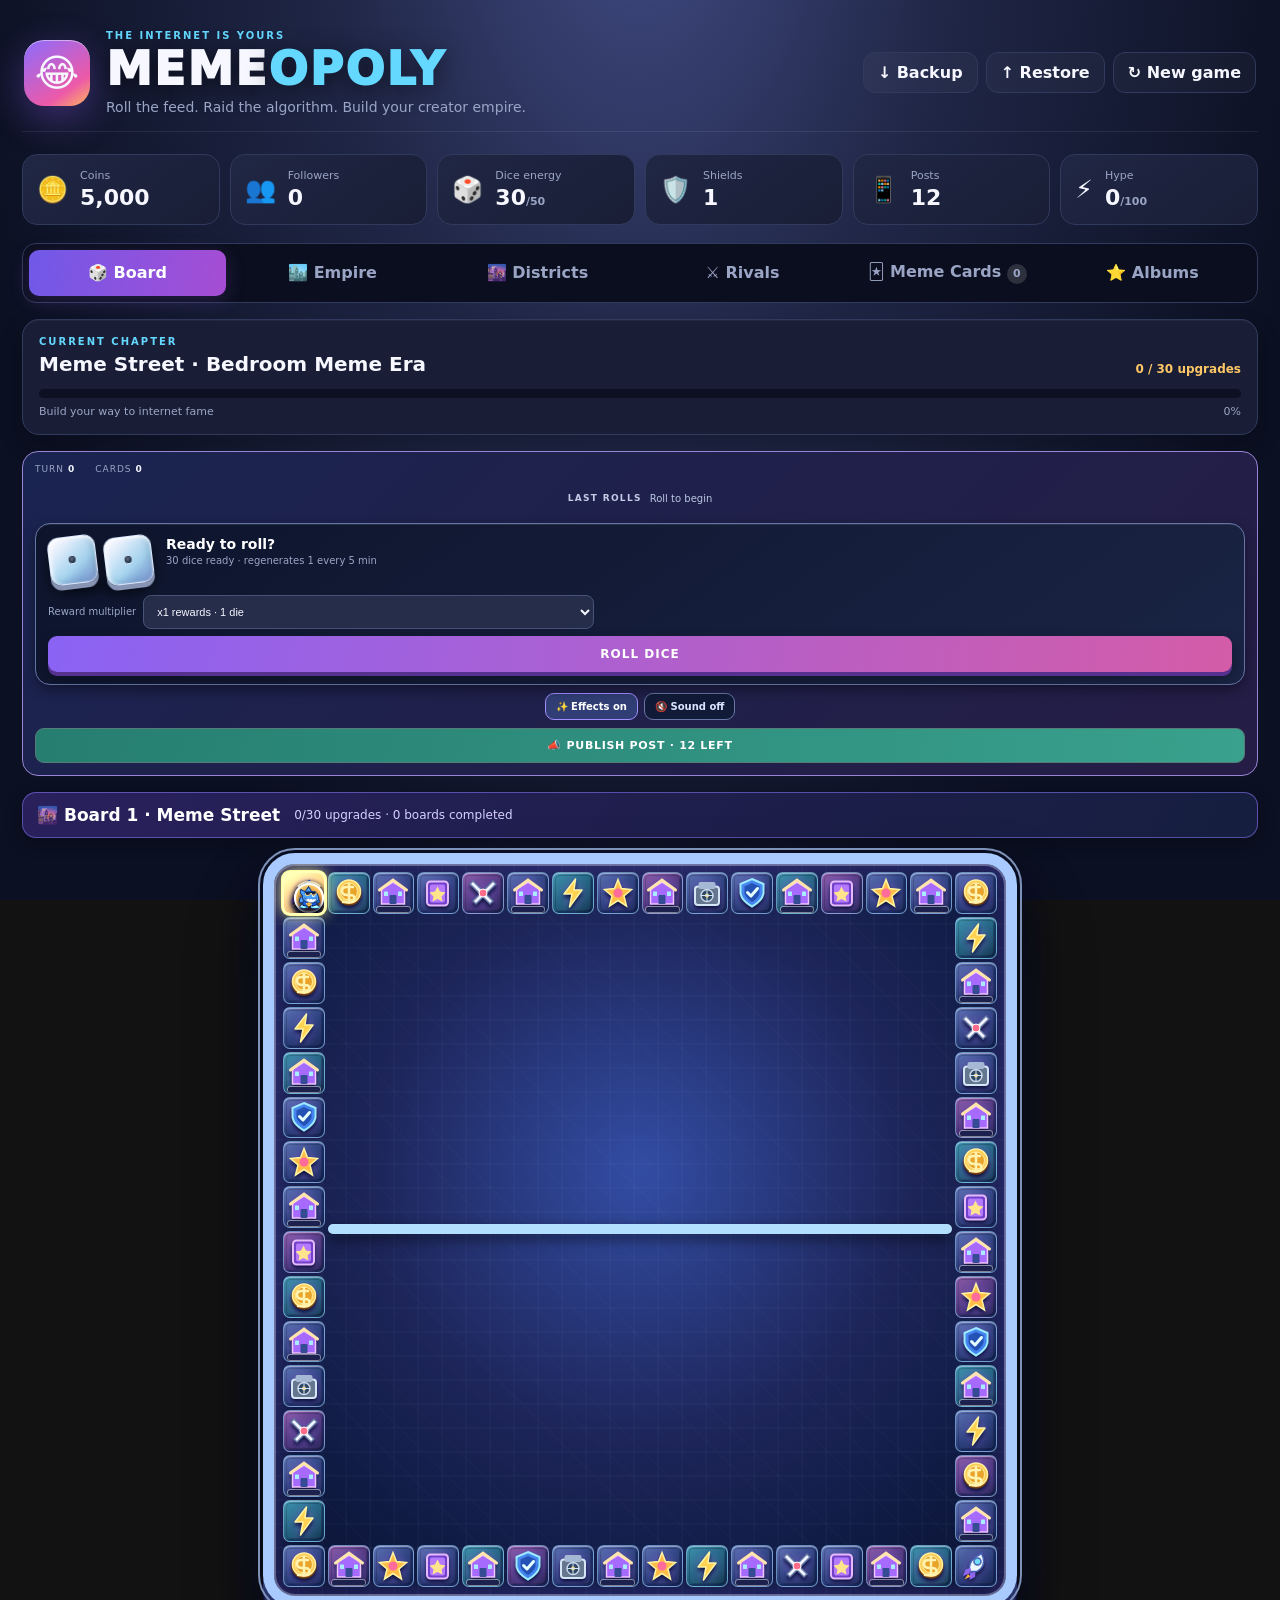
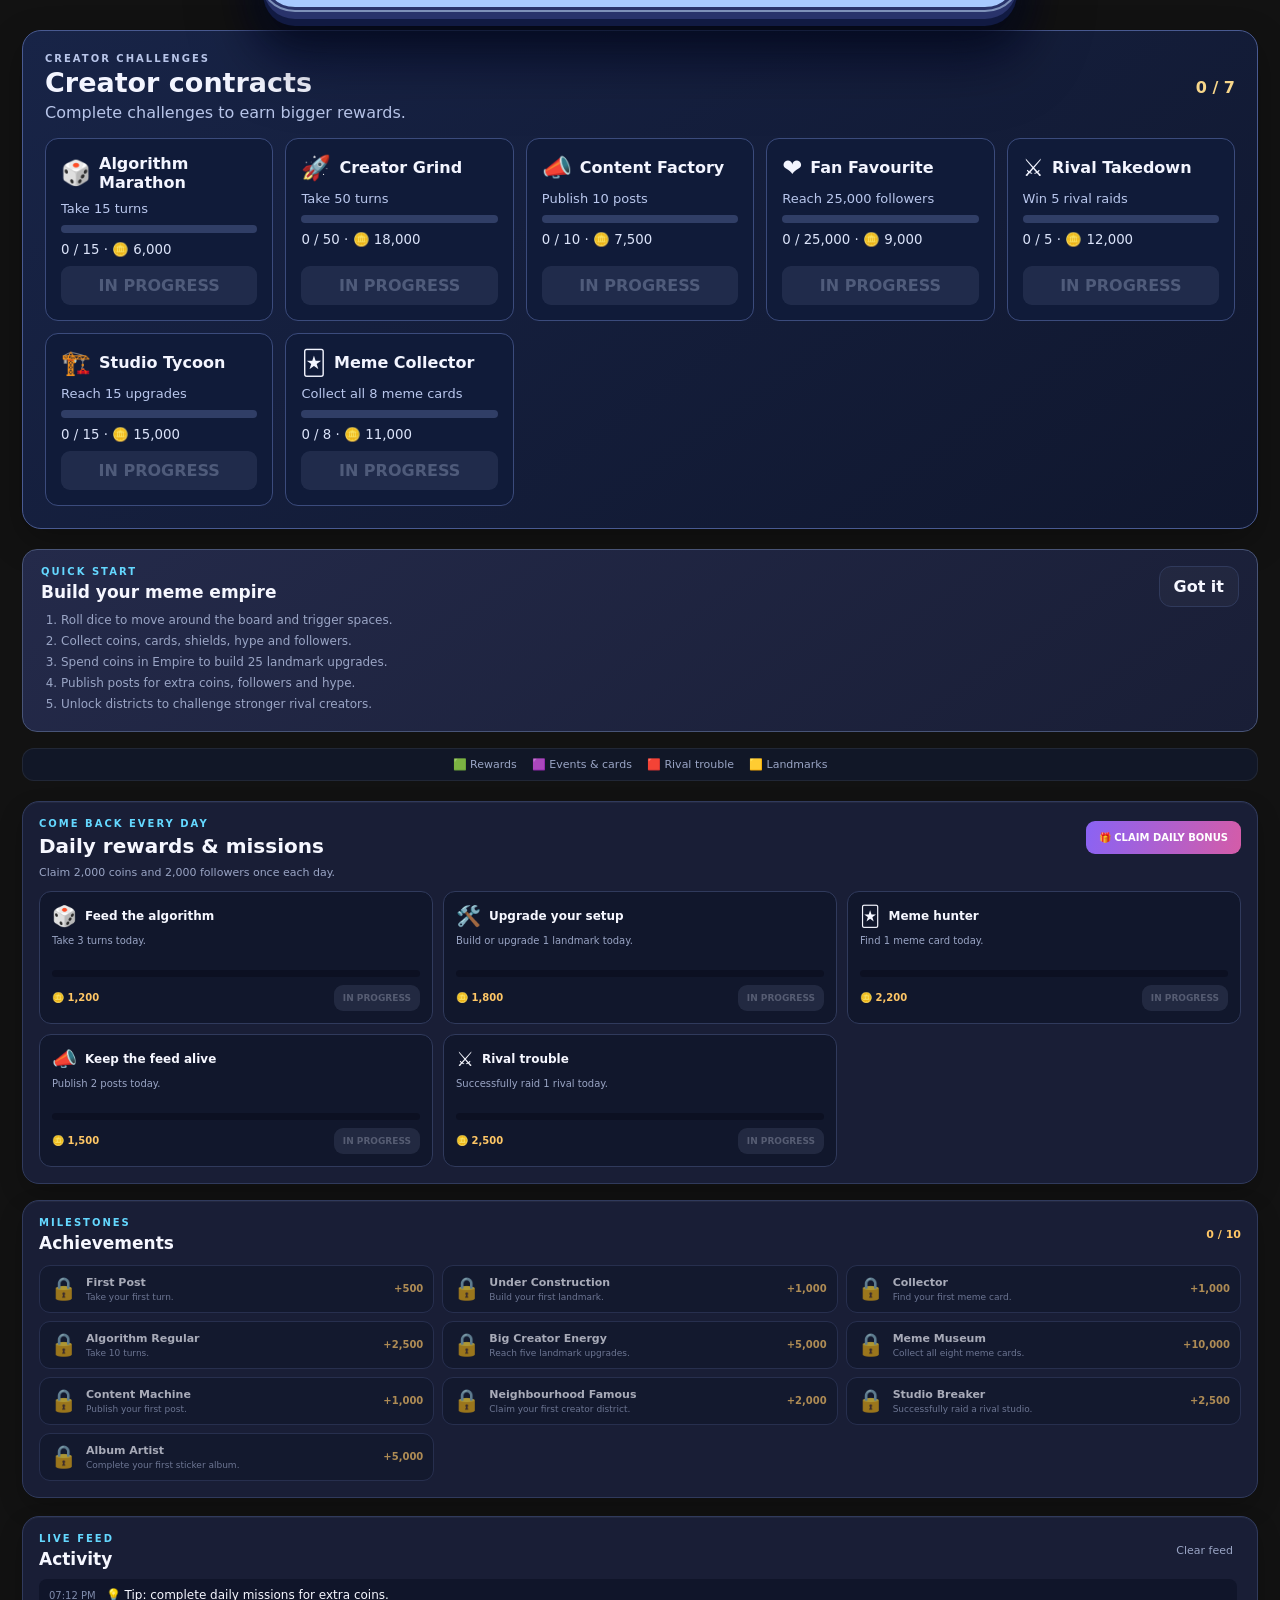
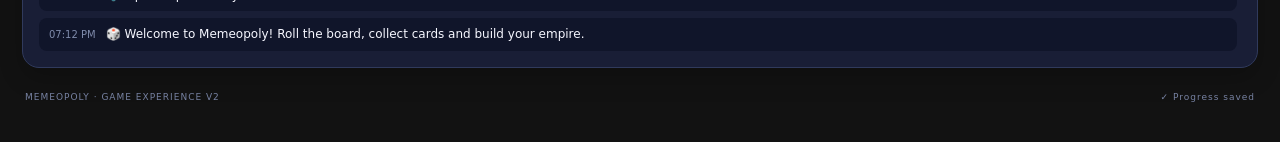
<file: index.html>
<!doctype html>
<html lang="en">
<head>
  <meta charset="UTF-8">
  <meta name="viewport" content="width=device-width, initial-scale=1, viewport-fit=cover">
  <meta name="theme-color" content="#101326">
  <meta name="description" content="Roll, post, collect memes and build your own Memeopoly empire.">
  <meta name="apple-mobile-web-app-capable" content="yes">
  <meta name="apple-mobile-web-app-status-bar-style" content="black-translucent">
  <link rel="manifest" href="manifest.webmanifest">
  <link rel="icon" href="icon.svg" type="image/svg+xml">
  <title>Memeopoly — Build Your Meme Empire</title>
  <link rel="stylesheet" href="style.css">
</head>
<body>
  <main id="game">
    <header class="hero">
      <div class="brand-mark">😂</div>
      <div><p class="eyebrow">THE INTERNET IS YOURS</p><h1>MEME<span>OPOLY</span></h1><p class="subtitle">Roll the feed. Raid the algorithm. Build your creator empire.</p></div>
      <div class="header-actions"><button id="exportSaveBtn" class="ghost-btn" type="button">↓ Backup</button><button id="importSaveBtn" class="ghost-btn" type="button">↑ Restore</button><input id="importSaveFile" class="hidden" type="file" accept="application/json,.json"><button id="installBtn" class="ghost-btn hidden" type="button">＋ Install</button><button id="newGameBtn" class="ghost-btn" type="button" title="Start a new game">↻ New game</button></div>
    </header>

    <section id="topBar" aria-label="Player resources">
      <article class="stat-card"><span class="stat-icon">🪙</span><div><small>Coins</small><strong id="coins">0</strong></div></article>
      <article class="stat-card"><span class="stat-icon">👥</span><div><small>Followers</small><strong id="followers">0</strong></div></article>
      <article class="stat-card"><span class="stat-icon">🎲</span><div><small>Dice energy</small><strong><span id="dice">30</span><em>/50</em></strong></div></article><article class="stat-card"><span class="stat-icon">🛡️</span><div><small>Shields</small><strong id="shields">0</strong></div></article><article class="stat-card"><span class="stat-icon">📱</span><div><small>Posts</small><strong id="posts">0</strong></div></article>
      <article class="stat-card"><span class="stat-icon">⚡</span><div><small>Hype</small><strong><span id="hype">0</span><em>/100</em></strong></div></article>
    </section>

    <nav id="tabs" aria-label="Game sections">
      <button class="tab activeTab" data-screen="boardScreen" type="button">🎲 Board</button>
      <button class="tab" data-screen="empireScreen" type="button">🏙️ Empire</button>
      <button class="tab" data-screen="districtScreen" type="button">🌆 Districts</button><button class="tab" data-screen="rivalsScreen" type="button">⚔️ Rivals</button><button class="tab" data-screen="collectionScreen" type="button">🃏 Meme Cards <span id="cardCount" class="tab-count">0</span></button><button class="tab" data-screen="stickerScreen" type="button">⭐ Albums</button>
    </nav>

    <section id="boardScreen" class="screen">
      <div class="era-panel">
        <div class="era-copy"><div><p class="eyebrow">CURRENT CHAPTER</p><h2 id="eraName">Bedroom Meme Era</h2></div><strong id="progressText">0 / 25 upgrades</strong></div>
        <div class="progress-track"><div id="progressFill"></div></div>
        <div class="progress-foot"><span>Build your way to internet fame</span><span id="eraProgress">0%</span></div>
      </div>
      <div class="board-navigation"><p class="board-pan-hint">↔ Swipe to explore the full-size board</p><button id="jumpToDice" class="board-jump-btn" type="button" aria-label="Scroll board to dice controls">🎲 Back to dice</button><div class="board-camera" role="group" aria-label="Board camera controls"><button id="boardZoomOut" type="button" aria-label="Zoom board out">−</button><output id="boardZoomLabel" aria-live="off">100%</output><button id="boardZoomIn" type="button" aria-label="Zoom board in">+</button><button id="boardFit" type="button" aria-label="Fit board to screen">Fit</button><button id="boardFollow" type="button" aria-pressed="true">Follow</button></div></div>
      <div class="board-viewport" tabindex="0" role="region" aria-label="Complete Memeopoly board; select a space for details">
      <div id="board" aria-label="Memeopoly game board"><div id="gameEffects" aria-hidden="true"></div><div id="eventChoice" class="event-choice hidden" role="dialog" aria-modal="true" aria-labelledby="eventTitle"><div class="event-choice-card"><div class="event-kicker">⚡ LIVE CREATOR EVENT</div><h2 id="eventTitle">Choose your move</h2><p id="eventDescription"></p><div id="eventOptions"></div></div></div>
        <div id="heistOverlay" class="event-choice hidden" role="dialog" aria-modal="true" aria-labelledby="heistTitle"><div class="event-choice-card heist-card"><div class="event-kicker">🏦 CREATOR HEIST</div><h2 id="heistTitle">Crack a vault</h2><p id="heistDescription">Pick one vault to uncover the loot.</p><div id="heistVaults" class="heist-vaults"></div><p id="heistResult" aria-live="polite"></p><button id="heistContinue" class="heist-continue hidden" type="button">COLLECT & CONTINUE</button></div></div><div id="boardCenter">
          <div class="creator-city" aria-hidden="true"><div class="city-moon"></div><div class="city-cloud cloud-one"></div><div class="city-cloud cloud-two"></div><div class="city-tower tower-one"></div><div class="city-tower tower-two"></div><div class="city-tower tower-three"></div><div class="city-tower tower-four"></div><div class="city-ground"></div><div class="city-billboard">LOL</div></div><div class="center-logo">😂</div><div class="game-stage-label">THE CREATOR UNIVERSE</div><h2>MEMEOPOLY</h2><p id="centerMessage">Your next viral moment starts here.</p>
          <div class="center-mini-stats"><span>TURN <b id="turnCount">0</b></span><span>CARDS <b id="centerCards">0</b></span></div>
          <div id="rollHistory" class="roll-history" aria-label="Recent dice rolls"><span class="roll-history-label">LAST ROLLS</span><span id="rollHistoryFaces" class="roll-history-faces">Roll to begin</span></div><div id="dicePanel"><div id="diceIcon" aria-hidden="true">🎲</div><div><strong id="diceText">Ready to roll?</strong><small id="rollHint">Spend dice energy to move and win bigger rewards.</small></div><div class="roll-controls"><label for="rollMultiplier">Reward multiplier</label><select id="rollMultiplier"><option value="1">x1 rewards · 1 die</option><option value="2">x2 rewards · 2 dice</option><option value="5">x5 rewards · 5 dice</option><option value="10">x10 rewards · 10 dice</option></select><button id="postBtn" type="button">ROLL DICE</button></div></div><div class="game-options"><button id="effectsToggle" type="button" aria-pressed="true">✨ Effects on</button><button id="soundToggle" type="button" aria-pressed="false">🔇 Sound off</button></div><button id="publishBtn" class="publish-btn" type="button">📣 PUBLISH POST</button>
        </div>
      </div>
      </div>
      <aside id="spaceInspector" class="space-inspector" aria-label="Selected board space" hidden><div><strong id="spaceInspectorTitle"></strong><p id="spaceInspectorDescription"></p></div><button id="spaceInspectorClose" type="button" aria-label="Close space details">×</button></aside>
      <section class="contract-panel" id="contractPanel" aria-label="Creator contracts"><div class="contract-heading"><div><p class="eyebrow">CREATOR CHALLENGES</p><h2>Creator contracts</h2><p>Complete challenges to earn bigger rewards.</p></div><span id="contractCount">0 / 0</span></div><div id="creatorContracts" class="contract-grid"></div></section><section id="tutorialPanel" class="tutorial-panel" aria-label="How to play"><div><p class="eyebrow">QUICK START</p><h2>Build your meme empire</h2><ol><li>Roll dice to move around the board and trigger spaces.</li><li>Collect coins, cards, shields, hype and followers.</li><li>Spend coins in Empire to build 25 landmark upgrades.</li><li>Publish posts for extra coins, followers and hype.</li><li>Unlock districts to challenge stronger rival creators.</li></ol></div><button id="tutorialDismissBtn" class="ghost-btn" type="button">Got it</button></section>
      <p class="board-legend"><span>🟩 Rewards</span><span>🟪 Events &amp; cards</span><span>🟥 Rival trouble</span><span>🟨 Landmarks</span></p>
      <section class="daily-panel">
        <div class="daily-heading"><div><p class="eyebrow">COME BACK EVERY DAY</p><h2>Daily rewards &amp; missions</h2></div><button id="dailyBonusBtn" type="button">🎁 CLAIM DAILY BONUS</button></div>
        <div class="daily-bonus-note" id="dailyBonusNote">Your daily creator bonus is ready.</div>
        <div id="missions" class="mission-grid"></div>
      </section>
      <section class="achievement-panel">
        <div class="activity-heading"><div><p class="eyebrow">MILESTONES</p><h2>Achievements</h2></div><strong id="achievementCount">0 / 6</strong></div>
        <div id="achievements" class="achievement-grid"></div>
      </section>
    </section>

    <section id="empireScreen" class="screen hidden">
      <div class="section-heading"><div><p class="eyebrow">YOUR CREATOR NETWORK</p><h2>Your Meme Empire</h2><p>Invest coins to upgrade your setup and grow your reach.</p></div><div class="empire-total"><strong id="empireLevel">0</strong><small>total levels</small></div></div>
      <section class="character-picker" aria-label="Choose your creator"><div><p class="eyebrow">YOUR CREATOR</p><h3>Pick your character</h3><p>Choose who travels around your empire.</p></div><div id="characterChoices" class="character-choices"></div></section><div id="landmarks" class="landmark-grid"></div><div class="activity-heading subheading"><div><p class="eyebrow">EXPAND YOUR MAP</p><h2>Creator Districts</h2></div></div><div id="districts" class="district-grid"></div>
      <div class="upgrade-summary"><div><strong>Next milestone</strong><p id="milestoneText">Reach 5 upgrades to unlock the next era.</p></div><button id="upgradeBtn" type="button">UPGRADE CHEAPEST</button></div>
    </section>

    <section id="districtScreen" class="screen hidden"><div class="section-heading"><div><p class="eyebrow">THE INTERNET IS YOUR PLAYGROUND</p><h2>Creator Districts</h2><p>Unlock new neighbourhoods as your empire grows. Claim each district takeover reward.</p></div><div class="empire-total"><strong id="districtCount">1/5</strong><small>unlocked</small></div></div><div id="districtsFull" class="district-grid"></div></section><section id="rivalsScreen" class="screen hidden"><div class="section-heading"><div><p class="eyebrow">THE FEED IS CROWDED</p><h2>Rival Creators</h2><p>Scout rival studios, break through their defences and raid their creator funds.</p></div></div><div id="rivals" class="rival-grid"></div></section><section id="collectionScreen" class="screen hidden">
      <div class="section-heading"><div><p class="eyebrow">RARE INTERNET ARTIFACTS</p><h2>Meme Collection</h2><p>Collect every card. Duplicate cards pay coins; duplicate stickers become trade stars.</p></div><div class="empire-total"><strong id="collectionCount">0/8</strong><small>collected</small></div></div>
      <div id="cosmeticCollection" aria-label="Collectible cosmetic inventory"></div><div id="collection" class="collection-grid"></div>
    </section>

    <section id="stickerScreen" class="screen hidden"><div class="section-heading"><div><p class="eyebrow">COMPLETE THE SETS</p><h2>Sticker Albums</h2><p>Every meme pack has a sticker drop. Duplicates become stars. Trade stars for missing stickers.</p></div><div class="empire-total"><strong id="stickerStats">0</strong><small>stars</small></div></div><div class="sticker-trade"><span id="stickerTradeHint">Collect 3 duplicate stars to trade for a missing sticker.</span><button id="tradeStarsBtn" type="button">TRADE 3 STARS</button></div><div id="stickerAlbums" class="album-grid"></div></section><section class="activity-panel"><div class="activity-heading"><div><p class="eyebrow">LIVE FEED</p><h2>Activity</h2></div><button id="clearLogBtn" class="text-btn" type="button">Clear feed</button></div><div id="log" role="log" aria-live="polite"></div></section>
    <footer><span>MEMEOPOLY · GAME EXPERIENCE V2</span><span id="saveStatus">Auto-save enabled</span></footer>
  </main>
  <script src="game.js"></script>
</body>
</html>
</file>
<file: style.css>
:root{color-scheme:dark;--bg:#101326;--panel:#191e36;--panel2:#202744;--line:#303a5c;--muted:#9aa5c5;--text:#f6f7ff;--cyan:#64d8ff;--lime:#8ee66b;--gold:#ffc766}
*{box-sizing:border-box}body{margin:0;padding:22px;background:radial-gradient(ellipse at top,#20264b 0%,#101326 58%);color:var(--text);font-family:Inter,ui-sans-serif,system-ui,-apple-system,BlinkMacSystemFont,"Segoe UI",sans-serif;min-height:100vh;padding-bottom:calc(22px + env(safe-area-inset-bottom))}
button{font:inherit;cursor:pointer}button:disabled{opacity:.45;cursor:not-allowed}#game{max-width:1120px;margin:0 auto}
.hero{display:flex;align-items:center;gap:16px;margin:0 0 22px}.brand-mark{width:66px;height:66px;display:grid;place-items:center;border-radius:20px;background:linear-gradient(145deg,#7c5cff,#ed5ba5);font-size:38px;box-shadow:0 12px 35px #9b5cff38}
h1{font-size:clamp(28px,5vw,42px);letter-spacing:2px;margin:0;font-weight:950;line-height:1}h1 span{color:var(--cyan)}.eyebrow{font-size:10px;letter-spacing:2px;color:var(--cyan);font-weight:800;margin:0 0 5px}.subtitle{margin:7px 0 0;color:var(--muted);font-size:14px}
.header-actions{margin-left:auto;display:flex;gap:8px}.ghost-btn{border:1px solid var(--line);background:#ffffff08;color:var(--text);padding:10px 14px;border-radius:12px;font-weight:700;white-space:nowrap}.ghost-btn:hover,.text-btn:hover{background:#ffffff12}
#topBar{display:grid;grid-template-columns:repeat(6,minmax(0,1fr));gap:10px;margin-bottom:18px}.stat-card{display:flex;align-items:center;gap:12px;padding:14px;background:linear-gradient(145deg,var(--panel2),var(--panel));border:1px solid var(--line);border-radius:15px;min-width:0}.stat-icon{font-size:25px}.stat-card small,.stat-card strong{display:block}.stat-card small{color:var(--muted);font-size:11px;margin-bottom:3px}.stat-card strong{font-size:clamp(16px,2.4vw,22px);font-weight:850;white-space:nowrap}.stat-card em{font-size:11px;color:var(--muted);font-style:normal}
#tabs{display:flex;gap:8px;padding:6px;background:#0b0e1e;border:1px solid var(--line);border-radius:14px;margin-bottom:16px}.tab{flex:1;padding:12px 10px;border:0;border-radius:10px;background:transparent;color:var(--muted);font-weight:800}.tab.activeTab{background:linear-gradient(100deg,#7059e8,#a64dd4);color:white;box-shadow:0 5px 20px #8c5bdf35}.tab-count{display:inline-grid;place-items:center;min-width:20px;height:20px;padding:0 5px;border-radius:99px;background:#ffffff24;font-size:11px}.hidden{display:none!important}
.era-panel,.activity-panel,.daily-panel,.achievement-panel{background:var(--panel);border:1px solid var(--line);border-radius:17px;padding:16px;margin-bottom:16px}.era-copy{display:flex;align-items:end;justify-content:space-between;gap:10px}.era-copy h2,.section-heading h2,.activity-heading h2,.daily-heading h2{font-size:20px;margin:0}.era-copy>strong{font-size:12px;color:var(--gold)}.progress-track{height:9px;background:#0c1022;border-radius:99px;overflow:hidden;margin-top:13px}.progress-track>div{height:100%;width:0;background:linear-gradient(90deg,#8c6bff,#5edcff,#8ee66b);border-radius:99px;transition:width .25s}.progress-foot{display:flex;justify-content:space-between;color:var(--muted);font-size:11px;margin-top:7px}
#board{display:grid;grid-template-columns:repeat(5,minmax(0,1fr));grid-template-rows:repeat(5,minmax(105px,1fr));gap:7px;padding:10px;background:#0b0e1d;border:1px solid var(--line);border-radius:18px;min-height:600px}.tile{position:relative;display:flex;flex-direction:column;align-items:center;justify-content:center;gap:5px;text-align:center;padding:7px 5px;border:1px solid #394365;border-radius:12px;background:#242b48;min-width:0;overflow:hidden;transition:transform .15s,border-color .15s}.tile-icon{font-size:clamp(20px,3vw,30px)}.tile strong{font-size:clamp(9px,1.1vw,12px);line-height:1.15}.tile small{font-size:9px;color:#c0c9e2;line-height:1.2}.tile.go,.tile.coins,.tile.hype{background:linear-gradient(145deg,#153d3b,#17302f);border-color:#34766d}.tile.landmark{background:linear-gradient(145deg,#4a3218,#322516);border-color:#89602f}.tile.card,.tile.event,.tile.raid{background:linear-gradient(145deg,#33265d,#242344);border-color:#6452a3}.tile.attack{background:linear-gradient(145deg,#51263c,#321e35);border-color:#86435e}.tile.player{border:2px solid var(--lime);box-shadow:0 0 0 2px #8ee66b30,0 0 22px #8ee66b45;transform:translateY(-2px)}.token{position:absolute;right:4px;bottom:2px;font-size:18px;filter:drop-shadow(0 2px 2px #000)}
#boardCenter{grid-row:2/5;grid-column:2/5;display:flex;flex-direction:column;align-items:center;justify-content:center;text-align:center;padding:16px;background:radial-gradient(circle at 50% 20%,#303969,#171c34 70%);border:1px solid #48527a;border-radius:15px;min-width:0}.center-logo{font-size:42px}#boardCenter h2{font-size:clamp(18px,3vw,27px);letter-spacing:2px;margin:4px 0}#boardCenter>p{font-size:12px;color:var(--muted);margin:0 0 12px}.center-mini-stats{display:flex;gap:20px;color:var(--muted);font-size:9px;letter-spacing:1px;margin-bottom:12px}.center-mini-stats b{color:var(--text)}
#dicePanel{width:100%;display:grid;grid-template-columns:50px 1fr;align-items:center;gap:5px 10px;padding:10px;background:#0e1328;border:1px solid #394568;border-radius:13px;text-align:left}#diceIcon{grid-row:span 2;font-size:38px;text-align:center}#diceIcon.rolling{animation:roll .5s ease-in-out infinite}#dicePanel strong,#dicePanel small{display:block}#dicePanel strong{font-size:12px}#dicePanel small{font-size:10px;color:var(--muted);margin-top:3px}#postBtn{grid-column:1/-1;width:100%;border:0;border-radius:9px;padding:11px;background:linear-gradient(100deg,#8a63f4,#d45ca8);color:white;font-size:12px;font-weight:900;letter-spacing:1px;margin-top:5px}@keyframes roll{0%{transform:rotate(0)}50%{transform:rotate(180deg) scale(1.12)}100%{transform:rotate(360deg)}}.board-legend{display:flex;justify-content:center;flex-wrap:wrap;gap:15px;color:var(--muted);font-size:11px;margin:12px 0 20px}
.daily-heading{display:flex;align-items:center;justify-content:space-between;gap:12px}.daily-heading button,.mission-foot button{border:0;border-radius:9px;padding:11px 13px;background:linear-gradient(100deg,#8a63f4,#d45ca8);color:white;font-size:10px;font-weight:900}.daily-heading button:disabled{background:#38405b;color:#aab2c8}.daily-bonus-note{font-size:11px;color:var(--muted);margin:8px 0 12px}.mission-grid{display:grid;grid-template-columns:repeat(3,minmax(0,1fr));gap:10px}.mission-card{padding:12px;background:#11172c;border:1px solid #303a5c;border-radius:12px;min-width:0}.mission-top{display:flex;align-items:center;gap:8px}.mission-top span{font-size:20px}.mission-top strong{font-size:12px}.mission-card>p{font-size:10px;color:var(--muted);min-height:27px;margin:7px 0}.mission-card .small-bar{margin:8px 0}.mission-foot{display:flex;align-items:center;justify-content:space-between;gap:5px}.mission-foot>span{font-size:10px;color:var(--gold);font-weight:800}.mission-foot button{padding:8px 9px;font-size:9px}.mission-foot button:disabled{background:#38405b;color:#aab2c8}.mission-done{border-color:#3d806e}.achievement-panel{margin-bottom:18px}.achievement-panel .activity-heading{margin-bottom:12px}.achievement-panel .activity-heading>strong{font-size:11px;color:var(--gold)}.achievement-grid{display:grid;grid-template-columns:repeat(3,minmax(0,1fr));gap:8px}.achievement-card{display:flex;align-items:center;gap:9px;padding:10px;background:#11172c;border:1px solid #303a5c;border-radius:11px;min-width:0;opacity:.65}.achievement-card.earned{opacity:1;border-color:#7964a8;background:#292342}.achievement-card>span{font-size:22px}.achievement-card>div{min-width:0;flex:1}.achievement-card strong,.achievement-card small{display:block}.achievement-card strong{font-size:11px}.achievement-card small{font-size:9px;color:var(--muted);margin-top:3px}.achievement-card>b{font-size:10px;color:var(--gold);white-space:nowrap}
.section-heading{display:flex;align-items:center;justify-content:space-between;gap:14px;margin:8px 0 18px}.section-heading p:not(.eyebrow){color:var(--muted);font-size:13px;margin:6px 0 0}.empire-total{display:flex;flex-direction:column;align-items:center;justify-content:center;min-width:76px;height:76px;border-radius:16px;background:#282345;border:1px solid #5b4b89}.empire-total strong{font-size:24px;color:var(--gold)}.empire-total small{font-size:9px;color:var(--muted)}.landmark-grid{display:grid;grid-template-columns:repeat(2,minmax(0,1fr));gap:12px}.landmark-card{padding:15px;background:var(--panel);border:1px solid var(--line);border-radius:15px}.landmark-top{display:flex;align-items:center;gap:12px}.landmark-icon{display:grid;place-items:center;width:45px;height:45px;background:#302944;border-radius:12px;font-size:24px}.landmark-top strong,.landmark-top small{display:block}.landmark-top strong{font-size:14px}.landmark-top small{font-size:10px;color:var(--muted);margin-top:4px;letter-spacing:1px}.small-bar{height:7px;border-radius:99px;background:#0c1022;margin:14px 0 10px;overflow:hidden}.small-fill{height:100%;background:linear-gradient(90deg,#7c63ed,#62d6ff);border-radius:99px}.landmark-bottom{display:flex;align-items:center;justify-content:space-between;gap:8px}.landmark-bottom>span{font-size:11px;color:var(--gold);font-weight:800}.landmark-bottom button,.upgrade-summary button{border:0;border-radius:9px;padding:9px 12px;background:#2d7c73;color:white;font-size:10px;font-weight:900;letter-spacing:.5px}.landmark-bottom button:disabled{background:#38405b;color:#aab2c8}.upgrade-summary{display:flex;align-items:center;justify-content:space-between;gap:15px;padding:16px;margin:14px 0 20px;border-radius:14px;background:#282442;border:1px solid #514574}.upgrade-summary strong{font-size:13px}.upgrade-summary p{font-size:11px;color:var(--muted);margin:5px 0 0}.upgrade-summary button{background:linear-gradient(100deg,#b8792e,#d79a3d);color:#1e1720;padding:12px 15px;white-space:nowrap}
.collection-grid{display:grid;grid-template-columns:repeat(4,minmax(0,1fr));gap:10px;margin-bottom:20px}.collect-card{display:flex;flex-direction:column;align-items:center;gap:8px;text-align:center;padding:18px 8px;background:#1a1e34;border:1px dashed #414968;border-radius:14px;min-width:0}.collect-card.owned{background:linear-gradient(145deg,#30264f,#202541);border-style:solid;border-color:#7762ad}.collect-icon{font-size:34px;filter:grayscale(1);opacity:.45}.owned .collect-icon{filter:none;opacity:1}.collect-card strong{font-size:12px}.collect-card small{font-size:9px;color:var(--muted);letter-spacing:1px}.activity-panel{margin-top:12px}.activity-heading{display:flex;align-items:center;justify-content:space-between;margin-bottom:10px}.activity-heading h2{font-size:17px}.text-btn{border:0;background:transparent;color:var(--muted);padding:8px;border-radius:8px;font-size:11px}#log{display:flex;flex-direction:column;gap:7px;max-height:210px;overflow-y:auto;padding-right:4px}.log-entry{display:flex;gap:10px;align-items:flex-start;padding:8px 10px;background:#10152a;border-radius:8px;font-size:12px;line-height:1.4}.log-entry time{color:#7f8bab;font-size:10px;white-space:nowrap;padding-top:2px}footer{display:flex;justify-content:space-between;color:#7782a2;font-size:9px;letter-spacing:1px;padding:8px 3px 18px}
@media(max-width:680px){body{padding:13px;padding-bottom:calc(13px + env(safe-area-inset-bottom))}.hero{gap:10px}.brand-mark{width:50px;height:50px;font-size:29px;border-radius:15px}.subtitle{font-size:11px}.header-actions{gap:5px}.ghost-btn{padding:8px;font-size:10px}#topBar{grid-template-columns:repeat(3,minmax(0,1fr));gap:7px}.stat-card{padding:10px}.stat-icon{font-size:21px}#board{min-height:420px;grid-template-rows:repeat(5,minmax(76px,1fr));gap:4px;padding:6px}.tile{padding:4px 2px;gap:3px;border-radius:8px}.tile-icon{font-size:20px}.tile strong{font-size:8px}.tile small{font-size:7px}.token{font-size:14px}#boardCenter{padding:8px;border-radius:10px}.center-logo{font-size:30px}#boardCenter h2{font-size:16px}#boardCenter>p{font-size:9px;margin-bottom:7px}.center-mini-stats{gap:10px;margin-bottom:7px;font-size:8px}#dicePanel{grid-template-columns:30px 1fr;padding:6px;gap:4px 6px}#diceIcon{font-size:27px}#dicePanel strong{font-size:10px}#dicePanel small{font-size:8px}#postBtn{padding:8px;font-size:10px}.board-legend{gap:8px;font-size:9px}.landmark-grid{grid-template-columns:1fr}.collection-grid{grid-template-columns:repeat(2,minmax(0,1fr))}.section-heading h2,.daily-heading h2{font-size:18px}.section-heading p:not(.eyebrow){font-size:11px}.empire-total{min-width:62px;height:62px}.upgrade-summary{align-items:flex-start;flex-direction:column}.upgrade-summary button{width:100%}.mission-grid{grid-template-columns:1fr}.mission-card>p{min-height:0}.achievement-grid{grid-template-columns:repeat(2,minmax(0,1fr))}.daily-heading{align-items:flex-start;flex-direction:column}.daily-heading button{width:100%}}
@media(max-width:380px){.tab{font-size:11px;padding:10px 4px}.tile small{display:none}.tile strong{font-size:7px}.tile-icon{font-size:17px}#board{grid-template-rows:repeat(5,minmax(65px,1fr));min-height:360px}.brand-mark{display:none}.achievement-grid{grid-template-columns:1fr}}
@media(prefers-reduced-motion:reduce){*,*::before,*::after{scroll-behavior:auto!important;animation-duration:.01ms!important;animation-iteration-count:1!important;transition-duration:.01ms!important}}

.roll-controls{grid-column:1/-1;display:grid;grid-template-columns:auto 1fr 1.4fr;align-items:center;gap:7px;margin-top:5px}.roll-controls label{font-size:10px;color:var(--muted)}.roll-controls select{min-width:0;background:#252d4a;color:var(--text);border:1px solid #485477;border-radius:8px;padding:9px;font-size:11px}.roll-controls #postBtn{margin:0}@media(max-width:680px){.roll-controls{grid-template-columns:auto 1fr 1.2fr}.roll-controls label{font-size:9px}.roll-controls select{padding:8px;font-size:10px}}

.subheading{margin:24px 0 12px}.district-grid,.rival-grid{display:grid;grid-template-columns:repeat(2,minmax(0,1fr));gap:11px;margin:12px 0 22px}.district-card,.rival-card,.album-card{padding:15px;background:var(--panel);border:1px solid var(--line);border-radius:15px;min-width:0}.district-card{display:grid;grid-template-columns:44px 1fr;gap:6px 10px;align-items:center}.district-icon{grid-row:span 3;font-size:32px}.district-card strong{font-size:14px}.district-card p{font-size:11px;color:var(--muted);margin:0}.district-card small{font-size:10px;color:var(--gold)}.district-card button,.rival-card button,.sticker-trade button{grid-column:1/-1;border:0;border-radius:9px;padding:10px;background:linear-gradient(100deg,#8060ed,#bd55b5);color:white;font-size:10px;font-weight:900}.district-card button:disabled,.rival-card button:disabled,.sticker-trade button:disabled{background:#38405b;color:#aab2c8}.district-locked{opacity:.62;filter:saturate(.5)}.district-open{border-color:#596f83}.rival-head{display:flex;align-items:center;gap:12px}.rival-head>span{font-size:34px}.rival-head strong,.rival-head small{display:block}.rival-head strong{font-size:15px}.rival-head small{font-size:10px;color:var(--muted);margin-top:4px}.rival-stats{font-size:10px;color:var(--gold);margin:14px 0}.album-grid{display:grid;grid-template-columns:1fr;gap:12px}.album-head{display:flex;justify-content:space-between;align-items:center;margin-bottom:12px}.album-head strong{font-size:15px}.album-head span{font-size:12px;color:var(--gold);font-weight:900}.sticker-grid{display:grid;grid-template-columns:repeat(5,minmax(0,1fr));gap:7px}.sticker{display:flex;flex-direction:column;align-items:center;justify-content:center;gap:7px;min-height:90px;padding:7px 3px;background:#11172c;border:1px dashed #414968;border-radius:10px;text-align:center;opacity:.58}.sticker span{font-size:26px;filter:grayscale(1)}.sticker small{font-size:8px;color:var(--muted)}.sticker-owned{opacity:1;border-style:solid;border-color:#7762ad;background:#292342}.sticker-owned span{filter:none}.album-card>p{font-size:10px;color:var(--muted);margin:10px 0 0}.sticker-trade{display:flex;align-items:center;justify-content:space-between;gap:12px;padding:13px;background:#282442;border:1px solid #514574;border-radius:13px;margin-bottom:14px}.sticker-trade span{font-size:11px;color:var(--muted)}.sticker-trade button{white-space:nowrap}.tab{min-width:0}@media(max-width:680px){#tabs{flex-wrap:wrap}.tab{flex:1 1 28%;font-size:10px;padding:10px 5px}.district-grid,.rival-grid{grid-template-columns:1fr}.sticker-trade{align-items:stretch;flex-direction:column}.sticker-trade button{width:100%}.sticker-grid{gap:4px}.sticker{min-height:76px}.sticker span{font-size:21px}.sticker small{font-size:7px}}

.publish-btn{grid-column:1/-1;width:100%;margin-top:7px;padding:10px;border:1px solid #547d78;border-radius:9px;background:linear-gradient(100deg,#267e70,#39a18d);color:white;font-size:11px;font-weight:900;letter-spacing:.7px}.publish-btn:disabled{opacity:.45;cursor:not-allowed}.tutorial-panel{display:flex;align-items:flex-start;justify-content:space-between;gap:16px;padding:16px 18px;margin:0 0 16px;background:linear-gradient(145deg,#242a4a,#191e36);border:1px solid #485477;border-radius:15px}.tutorial-panel h2{font-size:17px;margin:0 0 8px}.tutorial-panel ol{margin:0;padding-left:20px;color:var(--muted);font-size:12px;line-height:1.75}button:focus-visible,input:focus-visible,select:focus-visible{outline:3px solid var(--cyan);outline-offset:3px}@media(max-width:680px){.header-actions{flex-wrap:wrap;justify-content:flex-end}.tutorial-panel{flex-direction:column}.tutorial-panel button{width:100%}}

/* V5 premium tabletop presentation */
body{background:radial-gradient(ellipse at 50% -12%,#414a83 0%,#202747 34%,#0b1022 76%);background-attachment:fixed}
.hero{padding:8px 2px 16px;border-bottom:1px solid #ffffff14}
.brand-mark{background:linear-gradient(145deg,#8b6cff,#ed5aa8 72%,#ffb65c);box-shadow:0 12px 38px #9b5cff55,inset 0 1px 0 #ffffff75}
h1{font-size:clamp(30px,5vw,46px);text-shadow:0 4px 22px #0008}
#board{position:relative;isolation:isolate;gap:9px;padding:13px;min-height:650px;border:1px solid #6675a8;border-radius:25px;background:linear-gradient(145deg,#28345c,#121a35 58%,#0a1025);box-shadow:0 22px 55px #0008,inset 0 2px 0 #ffffff18,inset 0 -10px 35px #0005}
#board:before{content:"";position:absolute;inset:5px;border:1px solid #ffffff12;border-radius:19px;pointer-events:none;z-index:-1}
.tile{border:1px solid #ffffff25;border-radius:15px;padding:8px 5px;background:linear-gradient(150deg,#3b466c,#222c4d 70%);box-shadow:0 5px 0 #10172d,0 9px 15px #0005,inset 0 1px 0 #ffffff22;transition:transform .18s ease,filter .18s ease,box-shadow .18s ease}
.tile:after{content:"";position:absolute;inset:0;background:linear-gradient(135deg,#ffffff12,transparent 42%);pointer-events:none}
.tile-icon{filter:drop-shadow(0 3px 2px #0008);font-size:clamp(22px,3.2vw,34px)}
.tile strong{font-size:clamp(10px,1.15vw,13px);font-weight:900;text-shadow:0 2px 4px #0009}
.tile small{font-size:9px;color:#d5def7}
.tile.go,.tile.coins,.tile.hype{background:linear-gradient(145deg,#247e70,#164b4a 78%);border-color:#64d9bd;box-shadow:0 5px 0 #103c3c,0 9px 16px #0005,inset 0 1px 0 #ffffff40}
.tile.landmark{background:linear-gradient(145deg,#a96c35,#54351f 78%);border-color:#f3bd70;box-shadow:0 5px 0 #392417,0 9px 16px #0005,inset 0 1px 0 #ffffff40}
.tile.card,.tile.event,.tile.raid{background:linear-gradient(145deg,#7654c4,#382c70 78%);border-color:#b49bff;box-shadow:0 5px 0 #29204f,0 9px 16px #0005,inset 0 1px 0 #ffffff40}
.tile.attack{background:linear-gradient(145deg,#b64b70,#56263f 78%);border-color:#fa91b1;box-shadow:0 5px 0 #351a31,0 9px 16px #0005,inset 0 1px 0 #ffffff40}
.tile.player{z-index:2;border:2px solid #c6ff75;box-shadow:0 0 0 3px #c6ff7538,0 0 25px #a8ff5c9c,0 5px 0 #47612d,0 12px 22px #0008;transform:translateY(-3px) scale(1.025);filter:brightness(1.17)}
.token{right:5px;bottom:4px;display:grid;place-items:center;width:29px;height:29px;border:2px solid #fff;border-radius:50%;background:linear-gradient(145deg,#ffdc70,#f18c35);font-size:17px;box-shadow:0 3px 8px #0009}
#boardCenter{position:relative;overflow:hidden;background:radial-gradient(ellipse at 50% 0%,#515c9b 0%,#272f59 40%,#141b36 78%);border:1px solid #8391c5;border-radius:21px;box-shadow:inset 0 2px 0 #ffffff24,0 10px 25px #0006}
#boardCenter:before{content:"";position:absolute;inset:0;background:linear-gradient(135deg,#ffffff0c,transparent 45%,#8c69ff12);pointer-events:none}
.center-logo{font-size:52px;filter:drop-shadow(0 5px 5px #0008);animation:logoFloat 3s ease-in-out infinite}
@keyframes logoFloat{0%,100%{transform:translateY(0)}50%{transform:translateY(-5px)}}
#boardCenter h2{font-size:clamp(20px,3.2vw,30px);font-weight:1000;letter-spacing:2.5px;text-shadow:0 4px 15px #0008}
#dicePanel{position:relative;grid-template-columns:58px 1fr;gap:6px 12px;padding:12px;background:linear-gradient(145deg,#0d142c,#1a2444);border:1px solid #6575a5;border-radius:15px;box-shadow:inset 0 1px 0 #ffffff18,0 5px 14px #0005}
#diceIcon{grid-row:span 2;display:grid;place-items:center;font-size:0;perspective:500px}
.die-face{width:48px;height:48px;display:grid;grid-template-columns:repeat(3,1fr);grid-template-rows:repeat(3,1fr);gap:3px;padding:6px;border:1px solid #d9e1f5;border-radius:11px;background:linear-gradient(145deg,#fff,#dce5f7);box-shadow:0 5px 0 #8794b4,0 8px 14px #0008,inset 0 1px 2px #fff;transform:rotate(-7deg)}
.die-pip{display:block;width:7px;height:7px;align-self:center;justify-self:center;border-radius:50%;background:transparent}
.die-pip.visible{background:radial-gradient(circle at 35% 30%,#6e7893,#18213b 75%);box-shadow:0 1px 1px #fff8}
#diceIcon.rolling .die-face{animation:diceTumble .42s cubic-bezier(.3,.8,.3,1) infinite}
@keyframes diceTumble{0%{transform:rotate(-12deg) translateY(0) scale(1)}50%{transform:rotate(170deg) translateY(-5px) scale(1.12)}100%{transform:rotate(348deg) translateY(0) scale(1)}}
#dicePanel strong{font-size:14px;color:#fff}
#dicePanel small{font-size:10px}
#postBtn{box-shadow:0 4px 0 #56318f,0 7px 15px #0005;transition:transform .15s,filter .15s}
#postBtn:not(:disabled):active{transform:translateY(3px);box-shadow:0 1px 0 #56318f}
.board-legend{padding:9px 12px;border:1px solid #ffffff12;border-radius:12px;background:#111a33a8}
.era-panel,.activity-panel,.daily-panel,.achievement-panel,.landmark-card,.district-card,.rival-card,.album-card{box-shadow:0 10px 25px #0003,inset 0 1px 0 #ffffff0b}
@media(max-width:680px){
 #board{min-height:455px;grid-template-rows:repeat(5,minmax(82px,1fr));gap:5px;padding:8px;border-radius:19px}
 .tile{border-radius:10px;padding:4px 2px;box-shadow:0 3px 0 #10172d,0 5px 9px #0005}
 .tile-icon{font-size:21px}
 .tile strong{font-size:8px}
 .tile small{font-size:7px}
 .token{width:23px;height:23px;font-size:14px}
 #boardCenter{border-radius:13px;padding:8px}
 .center-logo{font-size:34px}
 #dicePanel{grid-template-columns:39px 1fr;padding:7px;gap:4px 7px}
 .die-face{width:36px;height:36px;padding:4px;gap:2px;border-radius:8px}
 .die-pip{width:6px;height:6px}
 #dicePanel strong{font-size:10px}
}
@media(max-width:380px){#board{min-height:385px;grid-template-rows:repeat(5,minmax(70px,1fr))}}

/* Game Experience V2: lively tabletop, animated token and responsive feedback */
#board{background:radial-gradient(circle at 50% 46%,#435185 0%,#202b50 34%,#101a35 80%);border:2px solid #8799cf;box-shadow:0 0 0 5px #101830,0 0 0 7px #566594,0 28px 70px #000a,inset 0 0 45px #080d23}
#board:after{content:"";position:absolute;inset:0;pointer-events:none;z-index:-1;background:repeating-linear-gradient(45deg,transparent 0 25px,#ffffff04 25px 26px);border-radius:inherit}
.tile{transform-style:preserve-3d;outline:1px solid #0003;outline-offset:-4px}
.tile-icon{transition:transform .3s ease}
.tile:hover .tile-icon{transform:translateY(-3px) scale(1.12)}
.tile.player{animation:activeTilePulse 1.9s ease-in-out infinite alternate}
.tile.player .token{animation:tokenHop .42s cubic-bezier(.18,.8,.4,1) both}
@keyframes tokenHop{0%{transform:translateY(-26px) scale(.7);opacity:.3}60%{transform:translateY(3px) scale(1.18);opacity:1}100%{transform:translateY(0) scale(1);opacity:1}}
@keyframes activeTilePulse{0%{filter:brightness(1.08);box-shadow:0 0 0 2px #b7ff7530,0 0 18px #a6ff5d70,0 5px 0 #47612d}100%{filter:brightness(1.25);box-shadow:0 0 0 4px #b7ff7560,0 0 34px #a6ff5db0,0 5px 0 #47612d}}
#boardCenter{background:radial-gradient(ellipse at 50% 5%,#5a6db1 0%,#2b376a 38%,#141c38 85%);box-shadow:0 0 35px #526fe333,inset 0 2px 0 #ffffff2c,inset 0 -16px 30px #0004}
#boardCenter.landed{animation:centerLand .55s ease-out}
@keyframes centerLand{0%{filter:brightness(1.6);transform:scale(.985)}55%{filter:brightness(1.2);transform:scale(1.012)}100%{filter:brightness(1);transform:scale(1)}}
.game-stage-label{font-size:9px;letter-spacing:2.3px;font-weight:900;color:#d5c6ff;margin:3px 0 6px}
#gameEffects{position:absolute;inset:0;z-index:12;pointer-events:none;overflow:hidden;border-radius:inherit}
.game-particle{position:absolute;left:50%;top:50%;font-size:clamp(17px,3vw,29px);filter:drop-shadow(0 2px 3px #0009);animation:particleBurst 1.35s cubic-bezier(.15,.7,.25,1) forwards;will-change:transform,opacity}
@keyframes particleBurst{0%{transform:translate(-50%,-50%) scale(.2) rotate(0deg);opacity:0}15%{opacity:1}75%{opacity:1}100%{transform:translate(calc(-50% + var(--x)),calc(-50% + var(--y))) scale(1.1) rotate(var(--spin));opacity:0}}
.game-options{display:flex;gap:6px;width:100%;justify-content:center;margin-top:10px}
.game-options button{border:1px solid #6977a7;border-radius:9px;padding:7px 10px;background:#111b38;color:#dce5ff;font-size:10px;font-weight:800}
.game-options button[aria-pressed="true"]{background:#303e75;border-color:#a18fff;color:white}
.game-options button:focus-visible{outline:3px solid #64d8ff;outline-offset:2px}
#diceIcon:not(.rolling) .die-face{animation:dieSettle .36s cubic-bezier(.2,1.5,.4,1) both}
@keyframes dieSettle{0%{transform:translateY(-9px) rotate(24deg) scale(1.1)}65%{transform:translateY(3px) rotate(-12deg)}100%{transform:rotate(-7deg)}}
@media(max-width:680px){#board{box-shadow:0 0 0 3px #101830,0 0 0 4px #566594,0 16px 35px #0008}.game-stage-label{font-size:7px;letter-spacing:1px;margin:1px 0 3px}.game-options{margin-top:6px;gap:4px}.game-options button{font-size:9px;padding:6px}}
@media(prefers-reduced-motion:reduce){.tile.player,.tile.player .token,.center-logo,#boardCenter.landed,.game-particle{animation:none!important}}

/* Gameplay Expansion: contracts and consequential creator choices */
.contract-panel{margin:20px 0;padding:22px;border:1px solid #495a91;border-radius:19px;background:linear-gradient(145deg,#182447,#10172e);box-shadow:0 12px 35px #0004;color:#f3f5ff}
.contract-heading{display:flex;align-items:center;justify-content:space-between;gap:14px;margin-bottom:16px}
.contract-heading h2{margin:3px 0 5px;font-size:clamp(19px,2.4vw,27px)}
.contract-heading p{margin:0;color:#b8c5e9}
#contractCount{font-weight:900;color:#f7d68a;white-space:nowrap}
.contract-grid{display:grid;grid-template-columns:repeat(auto-fit,minmax(190px,1fr));gap:12px}
.contract-card{padding:15px;border:1px solid #3b4b7c;border-radius:13px;background:#101b39;display:flex;flex-direction:column;gap:9px}
.contract-card.contract-done{border-color:#6c936f}
.contract-name{display:flex;align-items:center;gap:8px}
.contract-name span{font-size:24px}
.contract-card p{margin:0;color:#b9c7ed;font-size:13px}
.contract-progress{height:8px;overflow:hidden;border-radius:20px;background:#303e66}
.contract-progress span{display:block;height:100%;border-radius:inherit;background:linear-gradient(90deg,#a55df9,#f3c66c)}
.contract-card small{color:#dce4fa}
.contract-card button{margin-top:auto;padding:10px;border:0;border-radius:9px;background:linear-gradient(120deg,#e5a746,#f8db81);color:#241a0c;font-weight:900}
.contract-card button:disabled{background:#354263;color:#9eaaca}
.event-choice{position:absolute;inset:0;z-index:30;display:flex;align-items:center;justify-content:center;padding:10px;background:#090e25e8;backdrop-filter:blur(5px);border-radius:inherit}
.event-choice.hidden{display:none!important}
.event-choice-card{width:min(100%,360px);max-height:95%;overflow-y:auto;padding:18px;border:2px solid #b5a3ff;border-radius:16px;background:linear-gradient(145deg,#263a73,#151e3f);box-shadow:0 15px 45px #000a;color:#fff;text-align:center}
.event-kicker{color:#f5cc79;font-size:10px;font-weight:900;letter-spacing:1.5px}
.event-choice-card h2{font-size:clamp(16px,2.8vw,25px);line-height:1.2;margin:9px 0}
.event-choice-card p{font-size:12px;line-height:1.4;color:#d6dff8}
#eventOptions{display:grid;gap:9px}
#eventOptions button{display:flex;flex-direction:column;align-items:center;gap:4px;width:100%;padding:12px 9px;border-radius:10px;border:1px solid #a89bf6;background:#364a91;color:#fff;cursor:pointer}
#eventOptions button strong{font-size:12px}
#eventOptions button small{font-size:10px;color:#e0e7ff}
#eventOptions button:disabled{opacity:.4;cursor:not-allowed}
#eventOptions button:focus-visible{outline:3px solid #f9d270;outline-offset:2px}
@media(max-width:620px){.contract-panel{padding:14px}.contract-grid{grid-template-columns:repeat(2,minmax(0,1fr));gap:8px}.contract-card{padding:10px}.contract-name{font-size:12px}.contract-card p,.contract-card small{font-size:11px}.event-choice-card{padding:10px}.event-choice-card h2{font-size:15px}.event-choice-card p{font-size:10px}#eventOptions button{padding:7px}#eventOptions button strong{font-size:10px}}

/* Original Memeopoly sprite-world art direction */
:root{--world-ink:#0b1531;--world-gold:#f9d179}
#board{position:relative;isolation:isolate;background:radial-gradient(circle at 50% 48%,#566ba0 0%,#26385f 38%,#142440 68%,#0c172e 100%);border:5px solid #334d79;outline:2px solid #7e91b9;outline-offset:3px;gap:8px;padding:12px;box-shadow:0 22px 70px #020512aa,inset 0 3px 14px #ffffff19,inset 0 -10px 30px #0008}
#board::before{content:"";position:absolute;inset:0;z-index:-1;pointer-events:none;background:repeating-linear-gradient(0deg,transparent 0 22px,#b3d5ff09 23px 24px),repeating-linear-gradient(90deg,transparent 0 22px,#b3d5ff09 23px 24px);border-radius:12px}
.tile{border:2px solid #ffffff50;box-shadow:inset 0 2px 0 #ffffff4a,inset 0 -6px 0 #0003,0 7px 0 #0b102a,0 9px 10px #0008;transform:translateY(-3px);background-image:linear-gradient(145deg,#ffffff24,transparent 55%)}
.tile-icon{display:block;width:clamp(27px,4.5vw,51px);height:clamp(27px,4.5vw,51px);overflow:visible;filter:drop-shadow(0 4px 2px #0007);animation:spriteFloat 2.6s ease-in-out infinite;animation-delay:calc(var(--tile-index) * -125ms)}
.tile strong{color:#fff;text-shadow:0 2px 2px #0009;font-weight:900}
.tile small{color:#f0eafa;opacity:.9}
.tile.go,.tile.coins,.tile.hype{background:linear-gradient(145deg,#277c81,#154c62);border-color:#71e3c6}
.tile.landmark{background:linear-gradient(145deg,#8d568e,#4d3e8b);border-color:#e0b6ff}
.tile.card,.tile.event,.tile.raid{background:linear-gradient(145deg,#6b57c0,#343777);border-color:#b9b2ff}
.tile.attack{background:linear-gradient(145deg,#ae466e,#652950);border-color:#ff9bc2}
.tile.shield{background:linear-gradient(145deg,#3577b4,#254a82);border-color:#94d8ff}
.tile.player{z-index:2;border-color:#f6e68b;box-shadow:inset 0 2px 0 #ffffff8a,0 7px 0 #6c4e1d,0 0 0 4px #ffe89a7a,0 0 32px #ffe56a8c}
.token{position:absolute;right:0;bottom:-3px;display:block;width:clamp(30px,4.6vw,52px);height:clamp(30px,4.6vw,52px);z-index:4}
.creator-sprite{width:100%;height:100%;filter:drop-shadow(0 5px 3px #000a)}
#boardCenter{background:radial-gradient(ellipse at 50% 0%,#506bb3 0%,#283966 45%,#15243f 100%);border:2px solid #c7a7f2;box-shadow:inset 0 2px 0 #ffffff4d,inset 0 -8px 20px #0006,0 10px 20px #0006}
@keyframes spriteFloat{0%,100%{transform:translateY(0)}50%{transform:translateY(-4px)}}
@media(max-width:680px){#board{padding:5px;gap:4px;border-width:3px;outline-offset:1px}.tile{border-width:1px;box-shadow:inset 0 1px 0 #ffffff50,0 3px 0 #101a35,0 5px 5px #0006;padding:3px 1px}.tile-icon{width:clamp(19px,5.8vw,31px);height:clamp(19px,5.8vw,31px)}.token{width:clamp(21px,6vw,33px);height:clamp(21px,6vw,33px)}}
@media(prefers-reduced-motion:reduce){.tile-icon{animation:none}}

/* Interactive vault-heist animation */
.heist-card{width:min(100%,430px)}
.heist-vaults{display:grid;grid-template-columns:repeat(3,minmax(0,1fr));gap:9px;margin:15px 0}
#heistVaults .heist-vault{display:flex;align-items:center;justify-content:center;flex-direction:column;min-width:0;min-height:105px;gap:8px;background:linear-gradient(155deg,#586fb1,#2d407c);border:2px solid #9ab9e9;border-radius:14px;box-shadow:inset 0 3px 0 #ffffff40,0 6px 0 #17264f;transition:transform .18s,box-shadow .18s}
#heistVaults .heist-vault:not(:disabled):active{transform:translateY(5px);box-shadow:inset 0 2px 0 #ffffff40,0 1px 0 #17264f}
.heist-vault-icon{width:60px;height:60px;filter:drop-shadow(0 6px 5px #0008);animation:vaultPulse 1.6s ease-in-out infinite}
#heistVaults .vault-jackpot{background:linear-gradient(155deg,#b57a22,#634418);border-color:#ffe18d}
#heistVaults .vault-picked{outline:3px solid #fff2ac;outline-offset:2px}
#heistVaults .vault-empty{opacity:.5}
#heistVaults .vault-jackpot .heist-vault-icon{animation:vaultWin .6s ease-in-out 2}
#heistResult{min-height:30px;font-weight:900;color:#ffdc7a}
.heist-continue{width:100%;padding:12px;border:0;border-radius:10px;background:linear-gradient(110deg,#f3c45f,#ffe7a3);color:#2d210e;font-weight:950}
@keyframes vaultPulse{0%,100%{transform:translateY(0) rotate(-2deg)}50%{transform:translateY(-5px) rotate(2deg)}}
@keyframes vaultWin{0%,100%{transform:scale(1)}50%{transform:scale(1.22) rotate(8deg)}}
@media(max-width:550px){.heist-vault-icon{width:36px;height:36px}#heistVaults .heist-vault{min-height:80px;gap:3px}#heistVaults .heist-vault strong{font-size:10px}}
@media(prefers-reduced-motion:reduce){.heist-vault-icon,#heistVaults .vault-jackpot .heist-vault-icon{animation:none}}

/* Creator selection and living landmark skyline */
.character-picker{display:flex;align-items:center;justify-content:space-between;flex-wrap:wrap;gap:15px;background:linear-gradient(135deg,#1e3154,#30264e);border:1px solid #6572a4;border-radius:17px;padding:17px;margin:0 0 18px}
.character-picker h3{margin:2px 0 5px;font-size:18px}.character-picker p:not(.eyebrow){margin:0;color:#bac5e0;font-size:12px}
.character-choices{display:flex;flex-wrap:wrap;gap:8px}
.character-option{display:flex;flex-direction:column;align-items:center;gap:3px;background:#131d36;border:2px solid #536287;color:#f5f6ff;padding:7px 11px;border-radius:13px;min-width:70px}
.character-option.chosen{border-color:#f5d078;background:#403653;box-shadow:0 0 15px #ffcc6370}
.character-option strong{font-size:11px}
.creator-avatar{display:inline-grid;place-items:center;width:44px;height:44px;background:radial-gradient(circle at 50% 45%,var(--creator-color),#0f1831 75%);border:2px solid var(--creator-color);border-radius:50%;box-shadow:0 0 14px var(--creator-color);overflow:visible}
.creator-avatar svg{width:38px;height:38px}
.token .creator-avatar{width:100%;height:100%;border-width:2px}
.token .creator-avatar svg{width:100%;height:100%}
.landmark-scene{position:relative;height:105px;margin:12px 0 15px;border-radius:12px;overflow:hidden;background:radial-gradient(ellipse at 50% 100%,#4261a5,#1b274a 70%);border:1px solid #7387b46e;display:flex;align-items:end;justify-content:center;gap:8px;padding:0 15px 15px}
.landmark-scene::before{content:"";position:absolute;inset:auto 0 0;height:17px;background:linear-gradient(#65a4b4,#24445c);border-top:3px solid #a3d6dd}
.landmark-scene::after{content:"";position:absolute;top:12px;right:16px;width:23px;height:23px;border-radius:50%;background:#ffe4a0;box-shadow:0 0 26px #ffd37370}
.scene-building{position:relative;z-index:1;width:24%;height:var(--height);min-height:12px;border:2px solid #b6d6ff;background:repeating-linear-gradient(90deg,#78a9e5 0 7px,#314a84 7px 12px);box-shadow:inset 0 4px 0 #ffffff50,0 0 14px #0006;transition:height .55s ease,transform .55s ease;clip-path:polygon(0 9%,12% 0,88% 0,100% 9%,100% 100%,0 100%)}
.stage-0 .scene-building{opacity:.42;filter:grayscale(.8)}
.stage-3 .scene-building,.stage-4 .scene-building,.stage-5 .scene-building{background:repeating-linear-gradient(90deg,#efb964 0 7px,#9961b6 7px 12px);border-color:#ffe6a1}
.scene-sparkle{position:absolute;z-index:2;left:20%;top:14px;color:#ffdf78;font-size:23px;animation:sceneTwinkle 2s ease-in-out infinite}
.building-upgraded .landmark-scene{animation:buildingReveal 1s ease-out}
.building-upgraded .scene-building{animation:towerRise .8s cubic-bezier(.2,1.7,.5,1)}
@keyframes sceneTwinkle{0%,100%{opacity:.3;transform:scale(.7)}50%{opacity:1;transform:scale(1.25)}}
@keyframes towerRise{0%{transform:translateY(85px) scale(.75)}75%{transform:translateY(-8px)}100%{transform:translateY(0)}}
@keyframes buildingReveal{0%{filter:brightness(1)}40%{filter:brightness(2);box-shadow:0 0 40px #ffe3a1}100%{filter:brightness(1)}}
@media(max-width:600px){.character-picker{padding:12px}.character-choices{width:100%;justify-content:space-between}.character-option{flex:1;min-width:62px;padding:6px 4px}.landmark-scene{height:90px}}
@media(prefers-reduced-motion:reduce){.scene-sparkle,.building-upgraded .landmark-scene,.building-upgraded .scene-building{animation:none}}

/* Dice landing feedback and a compact five-roll history */
.roll-history{display:flex;align-items:center;justify-content:center;gap:8px;width:100%;min-height:33px;margin:3px 0 8px;flex-wrap:wrap}
.roll-history-label{font-size:9px;letter-spacing:1.3px;color:#c4cce8;font-weight:800}
.roll-history-faces{display:flex;align-items:center;gap:4px;font-size:10px;color:#b9c6e3}
.roll-history-chip{display:inline-grid;place-items:center;width:27px;height:27px;border:1px solid #e8dcff75;border-radius:7px;background:linear-gradient(150deg,#eee8ff,#b7c7ec);color:#283363;font-size:24px;line-height:1;box-shadow:0 3px 0 #6d76a1,0 4px 7px #0005}
.roll-history-chip:first-child{border-color:#ffe7a0;box-shadow:0 0 12px #ffe2a26b,0 3px 0 #a27c37}
#diceIcon.dice-landed .die-face{animation:diceLand .48s cubic-bezier(.16,1.4,.35,1) both}
.tile.player.token-hopped .token{animation:tokenHop .24s ease-out both}
@keyframes diceLand{0%{transform:translateY(-22px) rotate(55deg) scale(1.25);filter:brightness(1.5)}48%{transform:translateY(5px) rotate(-12deg) scale(.94)}72%{transform:translateY(-7px) rotate(-6deg) scale(1.04)}100%{transform:translateY(0) rotate(-7deg) scale(1);filter:brightness(1)}}
@keyframes tokenHop{0%{transform:translateY(5px) scale(.88)}48%{transform:translateY(-15px) scale(1.1)}100%{transform:translateY(0) scale(1)}}
@media(prefers-reduced-motion:reduce){#diceIcon.dice-landed .die-face,.tile.player.token-hopped .token{animation:none}}

/* Cinematic travel: one elevated avatar moves along the board path. */
.travelling-token{position:fixed!important;right:auto!important;bottom:auto!important;z-index:10000;pointer-events:none;transform-origin:center;will-change:transform;filter:drop-shadow(0 12px 9px #0009);animation:none!important}
.travelling-token .creator-avatar{animation:none!important}
@media(prefers-reduced-motion:reduce){.travelling-token{display:none!important}}

/* Travel polish: visible spark trail, precise landing, no layout reflow. */
.travel-spark{position:fixed;z-index:9998;width:7px;height:7px;pointer-events:none;border-radius:50%;background:radial-gradient(circle,#fff 0%,#ffe09b 42%,#e6a2ff 80%);box-shadow:0 0 10px #ffe7ad,0 0 18px #c6a2ff;animation:travelSpark .3s ease-out both;will-change:transform,opacity}
@keyframes travelSpark{0%{opacity:0;transform:translate(0,0) scale(.5)}25%{opacity:.9}100%{opacity:0;transform:translate(var(--trail-x),var(--trail-y)) scale(.15)}}
@media(prefers-reduced-motion:reduce){.travel-spark{display:none!important}}

/* Continuous dice tumble: persistent DOM face prevents animation restarting per pip update. */
#diceIcon{position:relative;transform-style:preserve-3d;perspective:640px;isolation:isolate}
#diceIcon::after{content:"";position:absolute;z-index:-1;left:12%;right:12%;bottom:-8px;height:11px;border-radius:50%;background:#030b1a99;filter:blur(5px);transform:scale(.9);transition:transform .2s,opacity .2s}
#diceIcon.rolling::after{animation:diceShadow .65s ease-in-out infinite}
#diceIcon.rolling .die-face{animation:diceCinematic .65s cubic-bezier(.3,.15,.65,.85) infinite;transform-style:preserve-3d;backface-visibility:visible;will-change:transform}
#diceIcon.dice-landed .die-face{animation:diceCinematicLand .6s cubic-bezier(.2,1.3,.3,1) both}
.die-face{position:relative;transform-origin:50% 55%;overflow:hidden}
.die-face::before{content:"";position:absolute;inset:0;pointer-events:none;border-radius:inherit;background:linear-gradient(125deg,#ffffff70,transparent 36%,#6e9db323 75%,#ffffff35);box-shadow:inset 2px 2px 4px #ffffffb0,inset -3px -3px 6px #3e648b35}
.die-pip.visible{box-shadow:inset 1px 1px 1px #0008,0 1px 1px #fff9}
@keyframes diceCinematic{0%{transform:translateY(0) rotateX(-12deg) rotateY(0deg) rotateZ(-8deg) scale(1)}30%{transform:translateY(-18px) rotateX(110deg) rotateY(135deg) rotateZ(60deg) scale(1.13)}65%{transform:translateY(-25px) rotateX(235deg) rotateY(260deg) rotateZ(125deg) scale(1.18)}100%{transform:translateY(0) rotateX(350deg) rotateY(360deg) rotateZ(350deg) scale(1)}}
@keyframes diceCinematicLand{0%{transform:translateY(-24px) rotateX(-70deg) rotateZ(-25deg) scale(1.22)}48%{transform:translateY(3px) rotateX(0deg) rotateZ(8deg) scale(1.12)}72%{transform:translateY(-6px) rotateZ(-11deg) scale(.97)}100%{transform:translateY(0) rotateZ(-7deg) scale(1)}}
@keyframes diceShadow{0%,100%{transform:scale(.9);opacity:.65}50%{transform:scale(.52);opacity:.25}}
@media(prefers-reduced-motion:reduce){#diceIcon.rolling .die-face,#diceIcon.dice-landed .die-face,#diceIcon.rolling::after{animation:none!important}}

/* V17 landmark construction cinematic: per-building stage detail and readable reveal. */
.landmark-scene{isolation:isolate;perspective:400px}
.landmark-scene .scene-building{overflow:hidden;transform-origin:bottom center}
.landmark-scene .scene-building::after{content:"";position:absolute;inset:9px 4px 3px;background:repeating-linear-gradient(180deg,#f3f9ffb8 0 3px,transparent 3px 11px);mix-blend-mode:screen;opacity:.36}
.landmark-scene.stage-0 .scene-building{clip-path:polygon(0 30%,50% 4%,100% 30%,100% 100%,0 100%);background:linear-gradient(90deg,#526d85,#3a4d6c)}
.landmark-scene.stage-1 .scene-building{clip-path:polygon(0 16%,50% 0,100% 16%,100% 100%,0 100%)}
.landmark-scene.stage-2 .scene-building{border-color:#9be2f1;box-shadow:inset 0 3px #fff8,0 0 13px #6fd5f344}
.landmark-scene.stage-3 .scene-building{border-color:#f7d487;box-shadow:inset 0 3px #fff8,0 0 15px #ffd77855}
.landmark-scene.stage-4 .scene-building{border-color:#fff0aa;box-shadow:inset 0 3px #fff8,0 0 22px #f9d47c77}
.landmark-scene.stage-5 .scene-building{border-color:#fff6cf;box-shadow:inset 0 3px #fff8,0 0 25px #ffe49d99}
.landmark-scene.stage-5::after{content:"★";position:absolute;top:3px;left:50%;transform:translateX(-50%);font-size:22px;color:#ffe9a1;text-shadow:0 0 14px #ffdd7c;z-index:3}
.construction-reward{position:absolute;left:50%;top:25%;z-index:5;white-space:nowrap;pointer-events:none;font-size:clamp(13px,1.6vw,19px);font-weight:1000;letter-spacing:1px;color:#fff4bb;text-shadow:0 2px 2px #251a28,0 0 18px #ffda78;animation:constructionReward 1.25s cubic-bezier(.15,.8,.3,1) forwards}
@keyframes constructionReward{0%{opacity:0;transform:translate(-50%,25px) scale(.65)}20%{opacity:1;transform:translate(-50%,0) scale(1.13)}70%{opacity:1}100%{opacity:0;transform:translate(-50%,-38px) scale(1)}}
@media(prefers-reduced-motion:reduce){.construction-reward{animation:none;display:none}}

/* V21 rival combat: short readable impact, no persistent blocking overlay. */
.rival-card{position:relative;isolation:isolate;overflow:hidden}
.rival-impact{position:absolute;inset:0;z-index:5;display:flex;align-items:center;justify-content:center;flex-direction:column;gap:5px;text-align:center;padding:12px;background:radial-gradient(circle at 50% 40%,#713b78ed,#141a31f5 78%);pointer-events:none;animation:rivalImpactReveal 1.5s ease-out both}
.rival-impact-blocked{background:radial-gradient(circle at 50% 40%,#376f9bef,#101d35f5 78%)}
.rival-impact-symbol{font-size:clamp(40px,5vw,64px);filter:drop-shadow(0 6px 9px #0009);animation:rivalImpactIcon .65s cubic-bezier(.2,1.6,.3,1) both}
.rival-impact strong{font-size:clamp(17px,2.2vw,24px);font-weight:950;letter-spacing:1.5px;color:#ffe1a1;text-shadow:0 3px 8px #0009}
.rival-impact small{font-size:11px;color:#e5ecff;line-height:1.4}
.rival-card-hit{animation:rivalCardHit .45s ease-out}
.rival-card-blocked{animation:rivalCardBlock .5s ease-out}
.rival-impact-spark{position:absolute;left:50%;top:42%;width:7px;height:7px;border-radius:2px;background:#ffe4a3;box-shadow:0 0 9px #fff4b8;animation:rivalSpark .8s ease-out both;transform:rotate(var(--angle))}
.rival-impact-blocked .rival-impact-spark{background:#9af0ff;box-shadow:0 0 9px #9af0ff}
@keyframes rivalImpactReveal{0%{opacity:0}12%,78%{opacity:1}100%{opacity:0}}
@keyframes rivalImpactIcon{0%{transform:translateY(-35px) scale(2);opacity:0}55%{transform:translateY(6px) scale(.9);opacity:1}100%{transform:translateY(0) scale(1)}}
@keyframes rivalCardHit{0%,100%{transform:translateX(0)}20%{transform:translateX(-5px)}40%{transform:translateX(5px)}60%{transform:translateX(-3px)}}
@keyframes rivalCardBlock{0%,100%{filter:brightness(1)}45%{filter:brightness(1.75)}}
@keyframes rivalSpark{0%{opacity:1;transform:rotate(var(--angle)) translateX(0) scale(1.5)}100%{opacity:0;transform:rotate(var(--angle)) translateX(var(--distance)) scale(.1)}}
@media(prefers-reduced-motion:reduce){.rival-impact,.rival-impact-symbol,.rival-impact-spark,.rival-card-hit,.rival-card-blocked{animation:none!important}.rival-impact-spark{display:none}}


/* V22 creator heist: animated mechanical vault doors and prize reveal */
.heist-card{background:radial-gradient(ellipse at 50% 0%,#344c76,#111c32 80%);border:1px solid #94d5df;box-shadow:0 25px 65px #000b,inset 0 1px #ffffff38}
.heist-vaults{gap:12px;perspective:700px}
#heistVaults .heist-vault{position:relative;min-height:150px;gap:5px;overflow:hidden;isolation:isolate;background:linear-gradient(155deg,#5c7a9c,#233953 65%,#14273c);border:2px solid #91d3df;border-radius:17px;box-shadow:inset 0 2px #ffffff55,inset 0 -8px #07172760,0 8px 0 #0a1b2c,0 13px 22px #0008;transition:transform .24s cubic-bezier(.2,.9,.2,1),filter .2s}
#heistVaults .heist-vault:not(:disabled):hover{transform:translateY(-5px);filter:brightness(1.15)}
#heistVaults .heist-vault:not(:disabled):active{transform:translateY(4px)}
#heistVaults .heist-vault strong{position:relative;z-index:2;color:#e7faff;letter-spacing:1.4px;text-shadow:0 2px 4px #000b}
.vault-machine{position:relative;display:grid;place-items:center;width:82px;height:82px;max-width:100%;border-radius:17px;background:linear-gradient(135deg,#8ba9c6,#314762);box-shadow:inset 0 3px #ffffff75,inset 0 -5px #0b1b2c,0 5px 14px #0007;transform-style:preserve-3d}
.vault-door{position:absolute;inset:7px;display:grid;place-items:center;border-radius:50%;background:radial-gradient(circle at 35% 25%,#d8f3ff,#7898bd 45%,#2c4565 80%);border:5px solid #e1f5ff;box-shadow:inset 0 0 0 4px #426283,0 4px 8px #0009;transform-origin:10% 50%;backface-visibility:hidden}
.vault-door:after{content:"";position:absolute;inset:10px;border:3px dashed #244366;border-radius:50%}
#heistVaults .heist-vault-icon{position:relative;z-index:1;width:47px;height:47px;animation:none;filter:drop-shadow(0 2px 2px #0015)}
.vault-loot{position:absolute;inset:7px;display:grid;place-items:center;font-size:44px;font-weight:1000;color:#e6eefa;background:radial-gradient(circle,#6081aa,#1d324c);border-radius:50%;text-shadow:0 0 14px #fff9;transform:scale(.65);opacity:0}
.vault-revealed .vault-door{animation:vaultDoorOpen .72s cubic-bezier(.2,.85,.3,1) both}
.vault-revealed .vault-loot{animation:vaultPrizeReveal .7s .25s ease-out both}
#heistVaults .vault-jackpot{background:linear-gradient(145deg,#cda04e,#6d4b27);border-color:#ffdf89;box-shadow:inset 0 2px #fff7,inset 0 -7px #6c3b1e,0 8px 0 #5b3b1d,0 0 24px #f7ce6d66}
#heistVaults .vault-jackpot .vault-loot{color:#ffdf6b;text-shadow:0 0 15px #ffeebd}
#heistVaults .vault-empty{opacity:.7}
#heistVaults .vault-picked{outline:3px solid #fef2bb;outline-offset:3px}
#heistVaults .vault-picked.vault-jackpot{animation:vaultJackpotGlow 1.1s ease-in-out 2}
@keyframes vaultDoorOpen{0%{transform:perspective(250px) rotateY(0)}70%,100%{transform:perspective(250px) rotateY(-105deg)}}
@keyframes vaultPrizeReveal{0%{transform:scale(.5) rotate(-40deg);opacity:0}65%{transform:scale(1.2) rotate(8deg);opacity:1}100%{transform:scale(1);opacity:1}}
@keyframes vaultJackpotGlow{50%{filter:brightness(1.35)}}
@media(max-width:550px){.heist-vaults{gap:7px}.vault-machine{width:56px;height:56px}.vault-door{inset:4px;border-width:3px}.vault-door:after{inset:6px;border-width:2px}.vault-loot{font-size:30px}#heistVaults .heist-vault-icon{width:30px;height:30px}#heistVaults .heist-vault{min-height:103px;padding:7px 2px}#heistVaults .heist-vault strong{font-size:9px}}
@media(prefers-reduced-motion:reduce){.vault-revealed .vault-door,.vault-revealed .vault-loot,#heistVaults .vault-picked.vault-jackpot{animation:none!important}.vault-revealed .vault-door{transform:rotateY(-105deg)}.vault-revealed .vault-loot{transform:none;opacity:1}}


/* V23: scene choreography instead of abrupt page swaps. */
.screen.screen-entering{animation:sceneArrive .48s cubic-bezier(.16,1,.3,1) both;transform-origin:50% 12%}
@keyframes sceneArrive{0%{opacity:0;transform:translateY(20px) scale(.975);filter:brightness(.85)}65%{opacity:1;filter:brightness(1.06)}100%{opacity:1;transform:translateY(0) scale(1);filter:brightness(1)}}
.screen-entering .landmark-card,.screen-entering .district-card,.screen-entering .rival-card,.screen-entering .collect-card,.screen-entering .album-card{animation:cardDeal .46s cubic-bezier(.2,1,.3,1) both;animation-delay:calc(min(var(--card-order,0),8)*45ms)}
@keyframes cardDeal{from{opacity:0;transform:translateY(22px) scale(.965)}to{opacity:1;transform:translateY(0) scale(1)}}
#boardCenter{transition:box-shadow .3s}
#boardCenter:focus-within{box-shadow:0 0 0 2px #9be7e0,0 12px 30px #0007}
@media(prefers-reduced-motion:reduce){.screen.screen-entering,.screen-entering .landmark-card,.screen-entering .district-card,.screen-entering .rival-card,.screen-entering .collect-card,.screen-entering .album-card{animation:none!important}}


/* V24: Original living creator-city diorama. CSS artwork, no external assets or network calls. */
#boardCenter{isolation:isolate}
.creator-city{position:relative;width:min(100%,420px);height:clamp(62px,12vw,116px);margin:0 auto 7px;border-radius:14px 14px 5px 5px;overflow:hidden;flex-shrink:0;background:radial-gradient(ellipse at 70% 15%,#517ca4 0%,#263b70 45%,#151d42 100%);box-shadow:inset 0 0 24px #07102c,0 5px 12px #0005}
.creator-city:before{content:"";position:absolute;inset:0;background:radial-gradient(circle at 12% 22%,#fff9 0 1px,transparent 2px),radial-gradient(circle at 34% 16%,#fff9 0 1px,transparent 2px),radial-gradient(circle at 88% 33%,#fff9 0 1px,transparent 2px),radial-gradient(circle at 52% 37%,#fff9 0 1px,transparent 2px);opacity:.75}
.city-moon{position:absolute;right:15%;top:12%;width:25px;aspect-ratio:1;border-radius:50%;background:#fff1c2;box-shadow:0 0 12px #ffecb5,0 0 32px #ffd99570;animation:cityMoonGlow 5s ease-in-out infinite alternate}
.city-cloud{position:absolute;width:36%;height:15px;border-radius:50%;background:#b4c9f21e;filter:blur(4px);animation:cityDrift 14s ease-in-out infinite alternate}
.cloud-one{top:25%;left:3%}.cloud-two{top:45%;right:4%;animation-delay:-8s}
.city-tower{position:absolute;bottom:9px;width:17%;border:2px solid #7195be;border-bottom:0;border-radius:4px 4px 0 0;background:repeating-linear-gradient(90deg,#243a69 0 7px,#42689a 7px 12px,#1b2c51 12px 17px);box-shadow:inset 0 5px #91b8dc44,0 0 15px #0007}
.city-tower:before{content:"";position:absolute;inset:7px 3px 2px;background:repeating-linear-gradient(0deg,transparent 0 7px,#f8d88b88 7px 10px,transparent 10px 14px);opacity:.85;animation:cityWindows 3.5s steps(2,end) infinite alternate}
.tower-one{left:9%;height:47%}.tower-two{left:28%;height:79%;width:19%;border-color:#aa8ad6}.tower-three{left:53%;height:58%;width:16%;border-color:#76d5d4}.tower-four{right:8%;height:68%;width:18%}
.tower-two:after{content:"";position:absolute;left:45%;top:-11px;width:4px;height:11px;background:#e1bbff;box-shadow:0 -2px 9px #efb7ff}
.city-ground{position:absolute;bottom:0;left:0;right:0;height:10px;background:linear-gradient(#74d5d6,#24425c);box-shadow:0 -3px 12px #67d2e85c}
.city-billboard{position:absolute;right:9%;bottom:29%;padding:2px 6px;border:2px solid #f6dfaa;border-radius:3px;background:#523a77;color:#fff0b5;font-size:clamp(7px,1vw,12px);font-weight:1000;letter-spacing:1px;transform:rotate(-4deg);box-shadow:0 0 12px #e6b4ff8c;animation:cityBillboard 3s ease-in-out infinite alternate}
@keyframes cityMoonGlow{to{box-shadow:0 0 20px #ffecb5,0 0 46px #ffd9958c}}
@keyframes cityDrift{to{transform:translateX(17px)}}
@keyframes cityWindows{to{opacity:.42}}
@keyframes cityBillboard{to{filter:brightness(1.4)}}
@media(max-width:680px){.creator-city{height:clamp(45px,12vw,72px);margin-bottom:3px}.city-moon{width:17px}.city-billboard{padding:1px 3px}}
@media(max-width:380px){.creator-city{height:42px}.city-billboard{font-size:6px}}
@media(prefers-reduced-motion:reduce){.creator-city *,.creator-city *:before{animation:none!important}}

/* V32: Make the board a full-sized game surface instead of shrinking 25 spaces to phone width. */
#game{max-width:1500px}
.board-viewport{width:100%;max-width:100%;overflow-x:auto;overflow-y:hidden;overscroll-behavior-x:contain;scrollbar-width:thin;scrollbar-color:#8c86d8 #121a34;border-radius:24px;padding:9px 7px 20px;scroll-snap-type:x proximity}
.board-viewport:focus-visible{outline:3px solid #9be7e0;outline-offset:2px}
.board-pan-hint{display:none}
#board{width:100%;min-height:800px;grid-template-rows:repeat(5,minmax(145px,1fr));gap:12px;padding:16px}
#board .tile{padding:10px 7px;gap:7px;border-radius:14px}
#board .tile-icon{font-size:clamp(25px,2.5vw,40px)}
#board .tile strong{font-size:clamp(12px,1.1vw,17px)}
#board .tile small{font-size:clamp(10px,.8vw,13px)}
#board .token{font-size:clamp(21px,2vw,32px)}
@media(max-width:900px){
 .board-pan-hint{display:block;margin:0 0 6px;text-align:center;color:#c7d9fa;font-size:12px;font-weight:750;letter-spacing:.03em}
 .board-viewport{padding:8px 6px 20px}
 #board{width:900px;min-height:840px;grid-template-columns:repeat(5,minmax(0,1fr));grid-template-rows:repeat(5,minmax(155px,1fr));gap:10px;padding:12px;border-width:4px}
 #board .tile{padding:9px 6px;gap:6px;border-radius:13px}
 #board .tile-icon{font-size:34px;width:auto;height:auto}
 #board .tile strong{font-size:14px}
 #board .tile small{display:block;font-size:11px}
 #board .token{font-size:26px;width:auto;height:auto}
 #boardCenter{padding:16px;border-radius:19px}
 #boardCenter h2{font-size:27px}
 #boardCenter>p{font-size:12px}
 #boardCenter .creator-city{height:105px}
 #dicePanel{grid-template-columns:50px 1fr;padding:12px;gap:7px 10px}
 #diceIcon{font-size:38px}
 #dicePanel strong{font-size:13px}
 #dicePanel small{font-size:11px}
 #postBtn{padding:13px;font-size:13px}
}

/* Accessible return control: the large board must never strand the roll button off-screen. */
.board-navigation{display:flex;align-items:center;justify-content:center;gap:12px;flex-wrap:wrap;margin:2px 0 8px}
.board-jump-btn{display:none;min-height:44px;padding:10px 16px;border:1px solid #a9a0fa;border-radius:999px;color:#fff;background:linear-gradient(135deg,#6244be,#8e4bba);font-size:13px;font-weight:850;box-shadow:0 5px 16px #0006}
.board-jump-btn:focus-visible{outline:3px solid #9be7e0;outline-offset:3px}
@media(max-width:900px){.board-jump-btn{display:inline-flex;align-items:center;justify-content:center}.board-pan-hint{margin:0}}

/* V33: Camera controls and native two-axis scroll for the detailed game world. */
.board-camera{display:flex;align-items:center;gap:4px;padding:4px;border:1px solid #7883b6;border-radius:14px;background:#131d39;box-shadow:0 5px 20px #0005}
.board-camera button{min-width:44px;min-height:44px;border:0;border-radius:10px;background:#344674;color:#fff;font-weight:900;font-size:17px}
.board-camera button[aria-pressed="true"]{background:#356b6b;color:#e6ffff}
.board-camera output{min-width:46px;text-align:center;color:#f5e6ac;font-size:12px;font-weight:850}
.board-camera button:focus-visible{outline:3px solid #9be7e0;outline-offset:2px}
.board-viewport{overflow:auto;max-height:min(82vh,920px);touch-action:pan-x pan-y;scroll-snap-type:none}
#board{transform-origin:top left}
@media(max-width:900px){.board-navigation{justify-content:space-between}.board-camera{margin:auto}.board-viewport{max-height:min(76vh,800px)}}

/* V35: Expressive anime avatar animation states. GPU-friendly transform/opacity only. */
.creator-avatar{position:relative;transform-origin:50% 85%;will-change:transform;animation:animeIdle 2.8s ease-in-out infinite}
.creator-avatar::after{content:"";position:absolute;inset:-4px;border:2px solid transparent;border-top-color:#fff8cc;border-radius:50%;opacity:.65;animation:animeAura 3.6s linear infinite;pointer-events:none}
.character-option .creator-avatar{width:60px;height:60px;transition:transform .22s cubic-bezier(.2,1.5,.4,1)}
.character-option:hover .creator-avatar,.character-option:focus-visible .creator-avatar{animation:animeGreet .65s ease-in-out infinite alternate}
.character-option.chosen .creator-avatar{filter:drop-shadow(0 0 9px #fff2ab)}
.tile.player .creator-avatar{animation:animeIdle 1.8s ease-in-out infinite}
.tile.token-hopped .creator-avatar,.tile.player.token-hopped .creator-avatar{animation:animeLeap .34s cubic-bezier(.2,.7,.3,1) both}
@keyframes animeIdle{0%,100%{transform:translateY(0) rotate(-2deg)}50%{transform:translateY(-4px) rotate(2deg)}}
@keyframes animeAura{from{transform:rotate(0)}to{transform:rotate(360deg)}}
@keyframes animeGreet{from{transform:rotate(-12deg) translateY(-2px) scale(1.04)}to{transform:rotate(12deg) translateY(-5px) scale(1.1)}}
@keyframes animeLeap{0%{transform:translateY(8px) scale(.82,1.14)}45%{transform:translateY(-19px) rotate(-8deg) scale(1.12,.93)}80%{transform:translateY(3px) scale(1.15,.85)}100%{transform:translateY(0) scale(1)}}
@media(prefers-reduced-motion:reduce){.creator-avatar,.creator-avatar::after,.character-option:hover .creator-avatar,.character-option:focus-visible .creator-avatar,.tile.player .creator-avatar,.tile.token-hopped .creator-avatar{animation:none!important;will-change:auto}}

/* V36: Original illustrated anime-city art direction for the game board. */
#board{background:linear-gradient(155deg,#131b4eaa,#361e60aa),url("assets/anime-city.svg") center/cover no-repeat,#141a3b;box-shadow:0 0 0 2px #ffe4a744,0 24px 65px #030818dd,inset 0 0 75px #8e5de833}
#boardCenter{background:linear-gradient(160deg,#171c49ed,#37245cdd);border:2px solid #efc78a;box-shadow:0 0 0 4px #512e84aa,0 12px 40px #060820c9,inset 0 0 32px #9a56cf44;backdrop-filter:blur(5px)}
#board .tile{border:2px solid #d2b7ff9c;background:linear-gradient(145deg,#34437fe8,#241d53eb);box-shadow:inset 0 2px 0 #ffffff55,0 7px 0 #121333,0 12px 22px #080b23ad;transition:box-shadow .2s,filter .2s}
#board .tile.player{border-color:#ffe98b;box-shadow:0 0 0 3px #fbd87a80,0 0 25px #f5b850a8,inset 0 2px 0 #fff9b8}
#board .tile-icon{filter:drop-shadow(0 3px 2px #0b103b) drop-shadow(0 0 5px #9b70ec88)}
@media(prefers-reduced-motion:no-preference){#board .tile.player{animation:animeTileGlow 2.5s ease-in-out infinite}@keyframes animeTileGlow{50%{filter:brightness(1.16)}}}

/* Dual dice: independent anime arcade tumbling and accurate final pip faces. */
#diceIcon{display:flex;align-items:center;justify-content:center;gap:8px;min-width:106px;perspective:650px}
#diceIcon .die-face{flex:0 0 auto}
#diceIcon.rolling .die-face:first-child{animation:diceTumble .42s cubic-bezier(.3,.8,.3,1) infinite}
#diceIcon.rolling .die-face:nth-child(2){animation:diceTumble .54s cubic-bezier(.3,.8,.3,1) infinite reverse;animation-delay:-.16s}
#diceIcon.dice-landed .die-face:nth-child(2){animation-delay:.1s}
#dicePanel{grid-template-columns:minmax(106px,auto) 1fr}
@media(max-width:900px){#diceIcon{gap:5px;min-width:82px}#diceIcon .die-face{transform:scale(.84)}#dicePanel{grid-template-columns:82px 1fr}}
@media(prefers-reduced-motion:reduce){#diceIcon.rolling .die-face,#diceIcon.dice-landed .die-face{animation:none!important}}

/* V36: sixty-space anime city circuit: sixteen-by-sixteen perimeter. */
#board{width:2680px!important;min-height:2680px!important;grid-template-columns:repeat(16,minmax(0,1fr))!important;grid-template-rows:repeat(16,minmax(0,1fr))!important;gap:7px!important;padding:14px!important}
#boardCenter{grid-column:3 / 15!important;grid-row:3 / 15!important;align-self:center;justify-self:center;width:min(100%,850px);max-width:850px}
#board .tile{min-width:0;min-height:0}
.board-viewport{max-height:min(78vh,850px)}
@media(max-width:900px){#board{width:2400px!important;min-height:2400px!important;gap:5px!important;padding:10px!important}#boardCenter{width:min(100%,700px)}}

/* Original collectible cosmetics: functional equip cards, artwork passes to follow. */
#cosmeticCollection{display:grid;gap:20px;margin:18px 0 26px}.cosmetic-category h3{margin:0 0 10px;color:#f7e2aa}.cosmetic-grid{display:grid;grid-template-columns:repeat(auto-fit,minmax(130px,1fr));gap:10px}.cosmetic-card{display:flex;min-height:155px;flex-direction:column;align-items:center;justify-content:center;gap:8px;border:2px solid #6574a6;border-radius:17px;background:linear-gradient(145deg,#27356c,#151a39);color:white;padding:12px;cursor:pointer}.cosmetic-card .cosmetic-art{font-size:43px;filter:drop-shadow(0 5px 7px #0008)}.cosmetic-card small{color:#b6c5ee}.cosmetic-card.equipped{border-color:#ffe39a;box-shadow:0 0 20px #e8b74c66}.cosmetic-card:disabled{opacity:.48;cursor:not-allowed}.cosmetic-card:focus-visible{outline:3px solid #9de8e9;outline-offset:3px}

/* V38 emergency usability fix: whole 60-space circuit visible without panning.
   Perspective is applied to individual spaces, not to the board camera. */
.board-viewport{overflow:visible!important;max-height:none!important;padding:8px 2px 16px!important;touch-action:auto!important}
#board{box-sizing:border-box!important;width:100%!important;min-height:0!important;height:auto!important;aspect-ratio:1/1!important;grid-template-columns:repeat(16,minmax(0,1fr))!important;grid-template-rows:repeat(16,minmax(0,1fr))!important;gap:clamp(1px,.25vw,4px)!important;padding:clamp(3px,.6vw,9px)!important;border-radius:clamp(10px,2vw,22px)!important;transform:none!important;perspective:900px;background:linear-gradient(145deg,#18234c77,#38225c66),url("assets/anime-city.svg") center/cover no-repeat,#11152d!important;box-shadow:inset 0 0 0 2px #b7a1f1,0 10px 0 #090c20,0 16px 24px #0009!important}
#boardCenter{grid-column:3/15!important;grid-row:3/15!important;width:100%!important;max-width:none!important;max-height:100%!important;min-width:0!important;min-height:0!important;overflow:auto!important;overscroll-behavior:contain;border-radius:12px;scrollbar-width:thin}
#board .tile{min-width:0!important;min-height:0!important;padding:1px!important;border-radius:clamp(2px,.5vw,7px)!important;box-shadow:inset 0 1px 0 #ffffff88,0 2px 0 #1c183a,0 3px 3px #0007!important;transform:translateZ(0);transition:transform .18s ease,filter .18s ease;overflow:hidden}
#board .tile:hover,#board .tile:focus-within{transform:translateY(-2px) rotateX(7deg);filter:brightness(1.14)}
#board .tile strong,#board .tile small{display:none!important}
#board .tile .tile-icon{width:72%!important;height:72%!important;max-width:34px!important;max-height:34px!important;margin:auto!important}
#board .tile.player{outline:2px solid #fff0a1;outline-offset:-1px;z-index:2;box-shadow:0 0 10px #f9c851,0 3px 0 #573b6c!important}
#board .tile .token{position:absolute!important;bottom:0!important;right:0!important;width:75%!important;height:75%!important;pointer-events:none}
#board .tile .creator-avatar{width:100%!important;height:100%!important}
@media(max-width:650px){#boardCenter{border-radius:7px;padding:2px!important}#boardCenter h1,#boardCenter h2{font-size:clamp(12px,3vw,18px)!important}#boardCenter p,#boardCenter small{font-size:10px!important}#dicePanel{grid-template-columns:72px minmax(0,1fr)!important;gap:4px!important;padding:5px!important}#diceIcon{min-width:64px!important;gap:1px!important}#diceIcon .die-face{width:25px!important;height:25px!important;flex-basis:25px!important;padding:3px!important;gap:1px!important;margin:0!important}#boardCenter button{min-height:30px;font-size:10px!important;padding:4px!important}#boardCenter .roll-history-chip{font-size:9px!important;padding:3px!important}}
@media(prefers-reduced-motion:reduce){#board .tile{transition:none!important}}

/* Compact, keyboard-accessible space inspector for the 60-space overview. */
#board .tile{cursor:pointer}#board .tile:focus-visible{outline:3px solid #fff1a1!important;outline-offset:1px;z-index:4}
.space-inspector[hidden]{display:none!important}.space-inspector{display:flex;align-items:flex-start;justify-content:space-between;gap:12px;margin:10px 0 16px;padding:12px 15px;border:1px solid #b4a1e4;border-radius:14px;background:linear-gradient(135deg,#25214e,#151b38);color:#fff;box-shadow:0 4px 0 #0c1029}.space-inspector strong{font-size:15px}.space-inspector p{margin:5px 0 0;font-size:13px;color:#d6d6ed}.space-inspector button{flex:0 0 44px;min-width:44px;min-height:44px;border-radius:10px;background:#38315e;color:white;border:1px solid #b4a1e4;font-size:24px}

/* Collectible dice skins now appear on the actual two rolling dice. */
#diceIcon[data-skin="arcade"] .die-face{background:linear-gradient(145deg,#fef7ff,#a9d7f2 62%,#6885cf)!important;border-color:#dae9ff!important}
#diceIcon[data-skin="storm"] .die-face{background:linear-gradient(145deg,#fff3a2,#75c9f7 45%,#353cba)!important;border-color:#e7e3ff!important;box-shadow:inset 0 2px 3px #ffffff99,0 4px 0 #27317d,0 0 13px #76cfff88!important}
#diceIcon[data-skin="sakura"] .die-face{background:linear-gradient(145deg,#fff8fa,#ffbedf 58%,#c35baf)!important;border-color:#ffe6f5!important;box-shadow:inset 0 2px 3px #ffffffbb,0 4px 0 #84356d,0 0 12px #ff9ac088!important}
#diceIcon[data-skin="dragon"] .die-face{background:linear-gradient(145deg,#fff1b0,#d59b3e 55%,#75441f)!important;border-color:#ffe29a!important;box-shadow:inset 0 2px 3px #fff6ccaa,0 4px 0 #593217,0 0 14px #f8c65599!important}
#diceIcon[data-skin="storm"] .die-pip.visible{background:#172c73!important}
#diceIcon[data-skin="sakura"] .die-pip.visible{background:#7e276e!important}
#diceIcon[data-skin="dragon"] .die-pip.visible{background:#52290e!important}
/* Keep the dice physically compact without cancelling their tumble/landing transforms. */
@media(max-width:650px){#diceIcon .die-face{width:25px!important;height:25px!important;flex-basis:25px!important;padding:3px!important;gap:1px!important;margin:0!important;transform:none}#diceIcon .die-pip{min-width:0;min-height:0}}

/* Original anime-inspired collectible token sprites, shared between inventory and board. */
.collectible-token{display:inline-flex;align-items:center;justify-content:center;filter:drop-shadow(0 2px 3px #05091d)}
.collectible-token .creator-sprite{width:100%;height:100%;overflow:visible}
.collectible-token[data-token="kitsune"]{filter:drop-shadow(0 0 5px #7ff3ff)}
.collectible-token[data-token="mecha"]{filter:drop-shadow(0 0 5px #7aafff)}
.collectible-token[data-token="cat"]{filter:drop-shadow(0 0 5px #ffdc7a)}
.cosmetic-card .cosmetic-art:has(.collectible-preview){display:grid;place-items:center;width:66px;height:66px;font-size:initial}
.cosmetic-card .collectible-preview{width:64px;height:64px;filter:drop-shadow(0 6px 4px #080d29);transition:transform .22s ease}
.cosmetic-card:hover .collectible-preview,.cosmetic-card:focus-visible .collectible-preview{transform:translateY(-5px) scale(1.08)}
.cosmetic-card .cosmetic-art .creator-avatar{width:62px;height:62px}
@media(prefers-reduced-motion:reduce){.cosmetic-card .collectible-preview{transition:none}.cosmetic-card:hover .collectible-preview,.cosmetic-card:focus-visible .collectible-preview{transform:none}}

/* Board upgrade readability: show each property's 0–5 level without crowding mobile tiles. */
#board .tile.landmark{position:relative}
#board .tile-upgrade-meter{position:absolute;bottom:1px;left:9%;width:82%;height:clamp(2px,.6vw,5px);border-radius:9px;background:linear-gradient(90deg,#ffe58b var(--upgrade-progress),#1c224d var(--upgrade-progress));box-shadow:0 0 0 1px #fff7,0 1px 3px #0009;pointer-events:none}
#board .tile-fully-upgraded{box-shadow:inset 0 0 0 1px #ffe58b,0 0 8px #ffc766aa!important}
@media(prefers-reduced-motion:reduce){#board .tile-upgrade-meter{transition:none}}

/* Board-to-board progression: compact, accessible and distinct world palettes. */
.world-progress-banner{display:flex;flex-wrap:wrap;align-items:center;gap:8px 14px;margin:8px 0 12px;padding:12px 14px;border:1px solid #8c7aff88;border-radius:14px;background:linear-gradient(115deg,#29205c,#151e3f);color:#fff;box-shadow:0 5px 16px #0004}
.world-progress-banner strong{font-size:clamp(13px,2vw,17px)}.world-progress-banner span{font-size:12px;color:#d7d0ff}.world-next-button{margin-left:auto;border:1px solid #ffe99a;background:linear-gradient(135deg,#ffcf69,#ff9f62);color:#25153d;border-radius:12px;font-weight:800;min-height:42px;padding:8px 14px;cursor:pointer}.world-next-button:focus-visible{outline:3px solid #fff;outline-offset:3px}
body[data-world-theme="1"] #board{filter:hue-rotate(20deg)}body[data-world-theme="2"] #board{filter:hue-rotate(45deg)}body[data-world-theme="3"] #board{filter:hue-rotate(90deg)}body[data-world-theme="4"] #board{filter:hue-rotate(140deg)}body[data-world-theme="5"] #board{filter:hue-rotate(185deg)}body[data-world-theme="6"] #board{filter:hue-rotate(235deg)}body[data-world-theme="7"] #board{filter:hue-rotate(285deg)}
@media(max-width:650px){.world-progress-banner{padding:9px 10px;gap:5px 10px}.world-next-button{width:100%;margin:4px 0 0}}

/* Sharko: first original Memeopoly brainrot token, animated independently of board tiles. */
.collectible-token[data-token="sharko"]{filter:drop-shadow(0 2px 3px #101638bb)}
.tile.player .collectible-token[data-token="sharko"] .creator-sprite{animation:sharkoBob 1.5s ease-in-out infinite;transform-origin:center 85%}
.cosmetic-card.equipped .collectible-token[data-token="sharko"] .creator-sprite{animation:sharkoBob 1.8s ease-in-out infinite;transform-origin:center 85%}
@keyframes sharkoBob{0%,100%{transform:translateY(0) rotate(-2deg)}50%{transform:translateY(-3px) rotate(2deg)}}
@media(prefers-reduced-motion:reduce){.collectible-token[data-token="sharko"] .creator-sprite{animation:none!important}}

/* Single-board mobile layout: all play controls OUTSIDE the 60-space city board. */
.gameplay-dock{display:flex;align-items:center;flex-wrap:wrap;gap:8px 14px;margin:10px 0 16px;padding:12px;border:1px solid #9a84d5;border-radius:16px;background:linear-gradient(135deg,#1a2450,#251d46);color:#fff}
.gameplay-dock #dicePanel{flex:1 1 280px;min-width:0;margin:0!important;max-width:none!important}
.gameplay-dock .center-mini-stats,.gameplay-dock #rollHistory{flex:0 1 auto;margin:0!important}
.gameplay-dock .game-options{display:flex;flex-wrap:wrap;gap:6px;margin:0!important}
.gameplay-dock #publishBtn{margin:0!important}
#boardCenter{position:relative!important;overflow:hidden!important;display:block!important;padding:0!important;background:linear-gradient(180deg,#f6a9cf22,#0d194c66),url("assets/anime-city.svg") center/cover no-repeat,#1a204c!important;border:1px solid #d7b7ff99!important;box-shadow:inset 0 0 22px #080b3477!important;pointer-events:none}
#boardCenter .creator-city{display:block!important;position:absolute!important;inset:0!important;width:100%!important;height:100%!important;opacity:.9;transform:none!important}
#boardCenter>.center-logo,#boardCenter>.game-stage-label,#boardCenter>h2,#boardCenter>#centerMessage{display:none!important}
.board-city-caption{position:absolute;bottom:6%;left:50%;transform:translateX(-50%);font-size:clamp(12px,2.7vw,26px);font-weight:900;letter-spacing:.14em;white-space:nowrap;color:#fff2ae;text-shadow:0 2px 6px #090b32,0 0 12px #b85dff}
@media(max-width:650px){.gameplay-dock{padding:10px;gap:8px}.gameplay-dock #dicePanel{flex-basis:100%;grid-template-columns:64px minmax(0,1fr)!important}.gameplay-dock .game-options button,.gameplay-dock #publishBtn{min-height:40px!important}.board-navigation .board-camera{display:none!important}.board-navigation{margin-bottom:4px!important}.board-viewport{padding:2px!important}#boardCenter{overflow:hidden!important}}
@media(prefers-reduced-motion:reduce){#boardCenter .creator-city *{animation:none!important}}

/* Board camera repair: real pannable, zoomable 60-space game surface. */
.board-viewport{overflow:auto!important;max-height:min(74vh,760px)!important;max-width:100%!important;touch-action:pan-x pan-y!important;overscroll-behavior:contain;scrollbar-width:thin;scrollbar-color:#a78dff #151b36}
#board{width:960px!important;min-width:960px!important;height:960px!important;min-height:960px!important;aspect-ratio:1/1!important;flex-shrink:0}
#boardCenter{overflow:hidden!important}
.board-navigation .board-camera{display:flex!important}
@media(max-width:650px){.board-navigation .board-camera{display:flex!important;flex-wrap:wrap;justify-content:center}.board-viewport{max-height:min(70vh,640px)!important;padding:4px!important}#board{width:960px!important;min-width:960px!important;height:960px!important;min-height:960px!important}#board .tile strong{display:block!important;font-size:clamp(6px,.8vw,10px)!important;line-height:1.1!important;overflow:hidden;white-space:nowrap;text-overflow:ellipsis}#board .tile .tile-icon{width:50%!important;height:50%!important}}

/* FIX: One entire square board fits the phone width; no camera, zoom or panning. */
.board-navigation{display:none!important}
.board-viewport{display:block!important;overflow:visible!important;max-height:none!important;width:100%!important;max-width:100%!important;padding:3px!important;touch-action:auto!important;box-sizing:border-box!important}
#board{box-sizing:border-box!important;display:grid!important;width:100%!important;min-width:0!important;height:auto!important;min-height:0!important;aspect-ratio:1/1!important;grid-template-columns:repeat(16,minmax(0,1fr))!important;grid-template-rows:repeat(16,minmax(0,1fr))!important;gap:1px!important;padding:3px!important;zoom:1!important;transform:none!important;overflow:hidden!important}
#boardCenter{grid-column:2/16!important;grid-row:2/16!important;min-width:0!important;min-height:0!important;overflow:hidden!important}
#board .tile{min-width:0!important;min-height:0!important;overflow:hidden!important;padding:0!important;box-sizing:border-box!important}
#board .tile strong,#board .tile small{display:none!important}
#board .tile .tile-icon{width:85%!important;height:85%!important;max-width:32px!important;max-height:32px!important}
#board .tile .token{max-width:100%!important;max-height:100%!important}
@media(min-width:700px){.board-viewport{max-width:760px!important;margin-inline:auto!important}#board{gap:2px!important;padding:5px!important}}

/* MEME STREET BOARD V2 — isometric-feeling miniature city with 20 levelled buildings. */
#boardCenter .creator-city{display:none!important}
#boardCenter .board-city-caption{z-index:3;bottom:2%!important;font-size:clamp(10px,2.4vw,21px)!important}
.meme-city-district{position:absolute;inset:0;overflow:hidden;isolation:isolate;background:radial-gradient(ellipse at 52% 20%,#c57dff55,transparent 55%),linear-gradient(145deg,#1e265c 5%,#292057 50%,#0d2348 100%);pointer-events:none}
.meme-city-district:before{content:"";position:absolute;inset:4%;background:repeating-linear-gradient(0deg,transparent 0 19%,#61d8ff33 19% 20%),repeating-linear-gradient(90deg,transparent 0 19%,#61d8ff33 19% 20%);transform:skewY(-5deg);border:2px solid #d59bff55;border-radius:9%;box-shadow:inset 0 0 40px #b45bff55}
.meme-city-road{position:absolute;inset:12%;border:clamp(3px,1vw,12px) solid #3e377b;border-radius:12%;box-shadow:0 0 0 2px #6ce7ff88,inset 0 0 25px #050e33}
.meme-city-building{position:absolute;left:calc(10% + var(--city-column)*17%);top:calc(11% + var(--city-row)*20%);width:13%;height:16%;filter:drop-shadow(2px 4px 2px #080b3288);transform:translateY(calc((5 - var(--level,0))*1%));z-index:1}
.meme-city-building .meme-building-face{position:absolute;left:10%;right:8%;bottom:4%;height:calc(32% + var(--building-growth,0)*9%);background:linear-gradient(100deg,hsl(var(--city-hue) 70% 34%),hsl(var(--city-hue) 85% 60%));border:1px solid #b9ecff99;border-radius:2px 2px 3px 3px;box-shadow:inset -5px 0 #09113b55}
.meme-city-building .meme-building-roof{position:absolute;left:3%;right:0;bottom:calc(32% + var(--building-growth,0)*9%);height:15%;background:linear-gradient(145deg,#ffe1a5,#b569ee 70%);clip-path:polygon(0 100%,22% 0,88% 0,100% 100%);filter:drop-shadow(0 1px 2px #0009)}
.meme-city-building .meme-building-windows{position:absolute;left:24%;right:18%;bottom:10%;height:calc(20% + var(--building-growth,0)*7%);background:repeating-linear-gradient(90deg,#7efbff 0 17%,transparent 17% 32%),repeating-linear-gradient(0deg,#f9e48c 0 12%,transparent 12% 30%);opacity:.75}
.meme-city-building .meme-building-icon{position:absolute;left:50%;bottom:40%;transform:translateX(-50%);font-size:clamp(8px,1.9vw,18px);filter:drop-shadow(0 2px 1px #050a35)}
.meme-city-building[data-level="0"]{--building-growth:0;opacity:.75}.meme-city-building[data-level="1"]{--building-growth:1}.meme-city-building[data-level="2"]{--building-growth:2}.meme-city-building[data-level="3"]{--building-growth:3}.meme-city-building[data-level="4"]{--building-growth:4}.meme-city-building[data-level="5"]{--building-growth:5;filter:drop-shadow(0 0 6px #ffe58a)}
@media(prefers-reduced-motion:reduce){.meme-city-building{transition:none!important}}


/* BUILDABLE WORLD: direct interaction and five visibly distinct construction stages. */
#boardCenter .meme-city-district{pointer-events:auto!important}
#boardCenter .meme-city-district::before,#boardCenter .meme-city-road{pointer-events:none}
.meme-city-building{--building-growth:0;transform-origin:center bottom;transition:filter .25s ease,transform .25s ease;pointer-events:auto;z-index:4}
.meme-city-building[data-level="0"]{opacity:1}
.meme-city-building[data-level="0"] .meme-building-face{height:15%;background:repeating-linear-gradient(90deg,#8991b6 0 20%,#464c7e 20% 40%)}
.meme-city-building[data-level="0"] .meme-building-roof{opacity:.25}
.meme-city-building[data-level="0"] .meme-building-windows{display:none}
.meme-city-building[data-level="1"] .meme-building-roof{background:linear-gradient(145deg,#8cf7ff,#3779c6)}
.meme-city-building[data-level="2"] .meme-building-roof{background:linear-gradient(145deg,#b6ffad,#50ac77)}
.meme-city-building[data-level="3"] .meme-building-roof{background:linear-gradient(145deg,#ffc78d,#ef6b82)}
.meme-city-building[data-level="4"] .meme-building-roof{background:linear-gradient(145deg,#f4a9ff,#8a56f5)}
.meme-city-building[data-level="5"] .meme-building-roof{background:linear-gradient(145deg,#fff4a5,#ffad3d);box-shadow:0 0 8px #ffe480}
.city-build-action{position:absolute;z-index:7;right:-12%;bottom:-10%;width:clamp(18px,3.7vw,32px);height:clamp(18px,3.7vw,32px);padding:0;border:2px solid #fff5ae;border-radius:50%;background:linear-gradient(145deg,#75ffb0,#129f8e);box-shadow:0 3px 0 #07545e,0 0 10px #8effbb88;color:#082d39;font-weight:1000;font-size:clamp(11px,2vw,20px);cursor:pointer;touch-action:manipulation}
.city-build-action:disabled{background:#323d60;border-color:#8290a7;color:#a5b3ce;box-shadow:none;cursor:not-allowed}
.city-build-action:focus-visible{outline:3px solid #fff;outline-offset:2px}
.city-build-action:not(:disabled):active{transform:translateY(2px);box-shadow:0 1px 0 #07545e}
.city-build-burst{position:absolute;left:50%;top:-20%;transform:translateX(-50%);white-space:nowrap;font-size:clamp(8px,1.5vw,13px);font-weight:900;color:#fff4a5;text-shadow:0 2px 5px #000,0 0 8px #ffb938;pointer-events:none;animation:cityLevelPop 1.2s ease-out forwards;z-index:10}
.city-just-built .meme-building-face{animation:cityConstruct .8s cubic-bezier(.2,.8,.2,1)}
@keyframes cityConstruct{0%{transform:scaleY(.15);transform-origin:bottom;filter:brightness(2)}70%{transform:scaleY(1.08);transform-origin:bottom}100%{transform:scaleY(1);transform-origin:bottom}}
@keyframes cityLevelPop{0%{opacity:0;transform:translate(-50%,8px) scale(.7)}20%{opacity:1}100%{opacity:0;transform:translate(-50%,-24px) scale(1.12)}}
#boardCenter .board-city-caption{pointer-events:none}
@media(max-width:650px){.city-build-action{right:-25%;bottom:-17%;width:19px;height:19px;font-size:13px;border-width:1px}.meme-city-building{width:14%}}
@media(prefers-reduced-motion:reduce){.city-just-built .meme-building-face,.city-build-burst{animation:none!important}.meme-city-building{transition:none!important}}

/* Board V3: playable construction city. Scoped to the existing 60-space board. */
#boardCenter{background:#161b3c!important;border:2px solid #8c6ce4!important;box-shadow:inset 0 0 24px #080a30,0 5px 14px #0008!important}
#boardCenter .meme-city-district{position:absolute;inset:0;display:block;overflow:hidden;pointer-events:auto;background:radial-gradient(ellipse at 55% 15%,#a17cff66,transparent 52%),linear-gradient(160deg,#323a82 0%,#1a2859 55%,#101a42 100%)}
#boardCenter .meme-city-district:before{display:none!important}
.city-skyline{position:absolute;inset:0 0 40%;background:radial-gradient(circle at 75% 20%,#ffd58c 0 4%,transparent 4.5%),linear-gradient(0deg,#29316e88,transparent 70%);pointer-events:none}
.city-road-network{position:absolute;inset:5%;border-radius:12px;background:repeating-linear-gradient(90deg,transparent 0 18%,#090e36 18% 21%),repeating-linear-gradient(0deg,transparent 0 22%,#111b4e 22% 26%);transform:skewY(-3deg);opacity:.7;pointer-events:none}
.city-plot-grid{position:absolute;inset:7% 5% 10%;display:grid;grid-template-columns:repeat(5,minmax(0,1fr));grid-template-rows:repeat(4,minmax(0,1fr));gap:2%;z-index:2}
.city-plot{appearance:none;-webkit-appearance:none;position:relative;display:block;min-width:0;min-height:0;padding:0;border:1px solid #8ad5ff66;border-radius:7px;background:linear-gradient(145deg,#5a52a2bb,#202d5a);box-shadow:inset 0 1px #fff4,0 3px 0 #0d1439;cursor:pointer;touch-action:manipulation;overflow:visible}
.city-plot:focus-visible{outline:3px solid #ffe08b;outline-offset:1px;z-index:5}
.city-plot:disabled{cursor:default;opacity:1}
.city-plot[data-level="0"]{border-style:dashed;background:linear-gradient(145deg,#464f91,#22274e)}
.city-structure{position:absolute;inset:7% 12% 10%;filter:drop-shadow(2px 3px 1px #060c32aa);transform-origin:bottom;transform:scaleY(var(--city-scale,.45));transition:transform .65s cubic-bezier(.15,1.5,.35,1)}
.city-structure-facade{position:absolute;inset:22% 4% 0;background:linear-gradient(90deg,hsl(var(--city-hue) 70% 38%),hsl(var(--city-hue) 82% 60%) 65%,hsl(var(--city-hue) 62% 30%));border:1px solid #f9e6ff99;border-radius:2px;box-shadow:inset -4px 0 #070e3477}
.city-structure-roof{position:absolute;inset:3% 0 73%;background:linear-gradient(145deg,#ffefb6,#d17bdf 65%,#784fc1);clip-path:polygon(0 100%,18% 0,85% 0,100% 100%);z-index:2}
.city-structure-windows{position:absolute;inset:34% 17% 12%;background:repeating-linear-gradient(90deg,#7ff6ff 0 16%,transparent 16% 30%),repeating-linear-gradient(0deg,#ffe6a5 0 14%,transparent 14% 28%);opacity:.8}
.city-structure-emblem{position:absolute;inset:35% 0 auto;font-size:clamp(7px,1.6vw,15px);line-height:1;filter:drop-shadow(0 1px 2px #000)}
.city-plot-level{position:absolute;bottom:-2px;right:-2px;z-index:3;padding:1px 3px;border-radius:5px;background:#0e1749;color:#fff1aa;font-size:clamp(7px,1.25vw,12px);font-weight:900;line-height:1.2;border:1px solid #d2acff}
.city-plot[data-level="0"]{--city-scale:.3}.city-plot[data-level="1"]{--city-scale:.48}.city-plot[data-level="2"]{--city-scale:.62}.city-plot[data-level="3"]{--city-scale:.76}.city-plot[data-level="4"]{--city-scale:.9}.city-plot[data-level="5"]{--city-scale:1}
.city-plot[data-level="5"]{border-color:#ffe59b;box-shadow:0 0 8px #f9c85d88,inset 0 1px #fff7}
.city-plot.city-just-built .city-structure{animation:city-rise .8s cubic-bezier(.15,.9,.2,1) both}
.city-build-burst{position:absolute;left:50%;top:0;z-index:10;transform:translateX(-50%);white-space:nowrap;padding:3px 5px;border-radius:12px;background:#ffdb7e;color:#1b1753;font-size:clamp(8px,1.5vw,15px);font-weight:900;animation:city-burst 1.1s ease-out both;pointer-events:none}
@keyframes city-rise{0%{transform:scaleY(.12);filter:brightness(2)}65%{transform:scaleY(1.13)}100%{transform:scaleY(var(--city-scale,1))}}
@keyframes city-burst{0%{opacity:0;transform:translate(-50%,10px) scale(.5)}25%{opacity:1}100%{opacity:0;transform:translate(-50%,-32px) scale(1.1)}}
#boardCenter .board-city-caption{pointer-events:none;z-index:4!important;text-shadow:0 2px 5px #080e35,0 0 8px #1b1547!important}
@media(max-width:650px){.city-plot-grid{gap:1.5%}.city-plot{border-radius:3px}.city-plot-level{padding:0 2px}.city-structure-emblem{font-size:9px}}
@media(prefers-reduced-motion:reduce){.city-plot.city-just-built .city-structure,.city-build-burst{animation:none!important}.city-structure{transition:none!important}}


/* Six-landmark worlds: larger, legible construction sites on a single fitted board. */
#boardCenter .city-plot-grid{inset:9% 7% 12%;grid-template-columns:repeat(3,minmax(0,1fr))!important;grid-template-rows:repeat(2,minmax(0,1fr))!important;gap:5%!important}
#boardCenter .city-plot{border-radius:clamp(5px,1vw,14px)!important;border:2px solid #a3cfff99!important;background:linear-gradient(145deg,#6259ad,#222f65)!important;box-shadow:inset 0 2px #ffffff50,0 5px 0 #11143b,0 9px 12px #05092288!important}
#boardCenter .city-plot[data-level="0"]{background:linear-gradient(145deg,#4b528b,#293253)!important;border-style:dashed!important}
#boardCenter .city-structure{inset:8% 13% 14%}
#boardCenter .city-structure-emblem{font-size:clamp(13px,3.2vw,30px)!important}
#boardCenter .city-plot-level{font-size:clamp(10px,2vw,17px)!important;padding:2px 5px!important}
#boardCenter .city-plot[data-level="5"]{border-color:#ffe18c!important;box-shadow:0 0 17px #ffca6488,inset 0 2px #fff8,0 5px 0 #8d5c31!important}
@media(max-width:650px){#boardCenter .city-plot-grid{inset:9% 6% 13%;gap:4%!important}#boardCenter .city-plot{border-width:1px!important}#boardCenter .city-plot-level{font-size:10px!important;padding:1px 3px!important}}
@media(prefers-reduced-motion:reduce){#boardCenter .city-structure{transition:none!important}}


/* MEMEOPOLY BOARD V4 — unified toy-diorama board and six distinct landmark silhouettes.
   Original procedural CSS artwork: no external image downloads, no heavy GPU canvas. */
.board-viewport{filter:drop-shadow(0 16px 20px #05092399)}
#board{background:radial-gradient(circle at 50% 42%,#334da4 0%,#1d2559 48%,#101b44 75%,#0a1231 100%)!important;border:clamp(4px,1vw,11px) solid #a8caff!important;border-radius:clamp(14px,3vw,32px)!important;box-shadow:0 12px 0 #29336b,0 19px 0 #111a42,0 32px 50px #020717bb,inset 0 0 0 2px #e2ecff55,inset 0 0 28px #8a5cfc55!important;gap:clamp(1px,.24vw,3px)!important;padding:clamp(4px,.7vw,9px)!important}
#board .tile{background:linear-gradient(145deg,#5269b1,#283c77 58%,#1b2857)!important;border:1px solid #a2d9ff8c!important;border-radius:clamp(2px,.6vw,7px)!important;box-shadow:inset 0 1px #ffffff6b,inset -2px -2px #091b4888!important}
#board .tile:nth-of-type(4n+1){background:linear-gradient(145deg,#8552a6,#423276 65%,#252450)!important}
#board .tile:nth-of-type(5n+2){background:linear-gradient(145deg,#318caa,#225777 65%,#163651)!important}
#board .tile.player{border-color:#fff2a2!important;background:linear-gradient(150deg,#ffe5a0,#b88b4e)!important;box-shadow:0 0 0 2px #ffe68a,0 0 16px #ffe17b!important;transform:none!important;z-index:6}
#board .tile .token{z-index:7;right:0;bottom:0;box-shadow:0 2px 7px #050d37!important}
#boardCenter{background:#131f52!important;border:clamp(2px,.5vw,5px) solid #b3dfff!important;border-radius:clamp(8px,2vw,22px)!important}
#boardCenter .meme-city-district{background:radial-gradient(circle at 75% 12%,#ffdf8e 0 4%,#ffe9a055 5%,transparent 29%),linear-gradient(180deg,#596cbd 0%,#405da1 32%,#1d4b73 55%,#183854 100%)!important}
#boardCenter .city-skyline{inset:7% 0 31%;background:linear-gradient(0deg,#132a62 0 12%,transparent 12%),repeating-linear-gradient(90deg,#2a4181 0 7%,#3e55a1 7% 13%,#223f78 13% 19%,transparent 19% 22%);opacity:.38;clip-path:polygon(0 100%,0 48%,7% 48%,7% 28%,15% 28%,15% 61%,23% 61%,23% 35%,32% 35%,32% 15%,39% 15%,39% 54%,47% 54%,47% 38%,56% 38%,56% 25%,64% 25%,64% 57%,72% 57%,72% 21%,80% 21%,80% 42%,89% 42%,89% 17%,96% 17%,96% 54%,100% 54%,100% 100%)}
#boardCenter .city-road-network{inset:0;background:repeating-linear-gradient(90deg,transparent 0 31%,#152c53 31% 35%,transparent 35% 65%,#152c53 65% 69%,transparent 69%),linear-gradient(0deg,transparent 0 48%,#162c52 48% 53%,transparent 53%);transform:none;opacity:.9}
#boardCenter .city-plot-grid{inset:8% 6% 14%;gap:5% 4%!important}
#boardCenter .city-plot{overflow:hidden!important;isolation:isolate;background:linear-gradient(180deg,#7fc2b0 0 64%,#346a80 64% 100%)!important;border:2px solid #c9edff!important;border-radius:clamp(6px,1.5vw,15px)!important;box-shadow:0 4px 0 #182f5d,0 7px 9px #08183f88,inset 0 1px #fff8!important}
#boardCenter .city-plot:before{content:"";position:absolute;inset:52% 3% 17%;border-radius:50%;background:#1e3c5b66;filter:blur(2px)}
#boardCenter .city-plot[data-level="0"]{background:linear-gradient(160deg,#7a9dba,#435779)!important}
#boardCenter .city-structure{inset:6% 16% 24%!important;transform:scaleY(var(--city-scale,.3));transform-origin:bottom;filter:drop-shadow(2px 5px 1px #09152e88)}
#boardCenter .city-structure-facade{inset:23% 5% 0;border:2px solid #f1f3ffb5;border-radius:4px 4px 1px 1px;background:linear-gradient(90deg,#25346c 0 10%,hsl(var(--city-hue) 75% 44%) 10% 68%,hsl(var(--city-hue) 72% 29%) 68% 100%)}
#boardCenter .city-structure-roof{inset:0 0 73%;clip-path:polygon(0 100%,20% 0,80% 0,100% 100%);background:linear-gradient(150deg,#fff3c5,#f59d76 50%,#b75e91)}
#boardCenter .city-structure-windows{inset:35% 19% 12%;background:repeating-linear-gradient(90deg,#b7f7ff 0 19%,#254f8d 19% 32%),repeating-linear-gradient(0deg,#ffeab1 0 16%,transparent 16% 31%);border-radius:2px;box-shadow:0 0 4px #a2f4ff88}
#boardCenter .city-structure-awning{position:absolute;inset:76% 0 12%;background:repeating-linear-gradient(90deg,#ffdf9c 0 19%,#ff7797 19% 37%);clip-path:polygon(0 0,100% 0,90% 100%,10% 100%);z-index:4}
#boardCenter .city-structure-spire{position:absolute;left:44%;width:12%;top:-18%;height:23%;background:linear-gradient(90deg,#ffe9a2,#b87df7);clip-path:polygon(50% 0,100% 100%,0 100%);z-index:4}
#boardCenter .city-structure-ornament{position:absolute;inset:4% 3% auto;height:10%;border-top:3px solid #f8d68a;border-radius:50%;z-index:5}
#boardCenter .city-structure-emblem{z-index:6;inset:34% 0 auto;filter:drop-shadow(0 2px 3px #0a164e)}
#boardCenter .city-plot-name{position:absolute;left:3%;right:3%;bottom:3%;z-index:7;color:#fff6d0;font-size:clamp(7px,1.25vw,13px);line-height:1.05;font-weight:900;text-shadow:0 1px 3px #071435,0 0 3px #071435;white-space:nowrap;overflow:hidden;text-overflow:ellipsis}
#boardCenter .city-plot-level{top:3%;right:3%;bottom:auto;z-index:8;background:linear-gradient(145deg,#fff3ad,#ffb85f);color:#422352;border:1px solid #fff4d5;font-size:clamp(9px,1.5vw,14px)!important}
#boardCenter .city-construction-frame{position:absolute;inset:9% 15% 22%;z-index:5;pointer-events:none;border:2px dashed #ffe29b;opacity:0}
#boardCenter .city-plot[data-level="0"] .city-construction-frame{opacity:.8}
#boardCenter .city-plot[data-level="0"] .city-structure{opacity:.24;transform:scaleY(.12)}
#boardCenter .city-plot[data-level="1"] .city-structure{--city-scale:.48}
#boardCenter .city-plot[data-level="2"] .city-structure{--city-scale:.63}
#boardCenter .city-plot[data-level="3"] .city-structure{--city-scale:.77}
#boardCenter .city-plot[data-level="4"] .city-structure{--city-scale:.9}
#boardCenter .city-plot[data-level="5"] .city-structure{--city-scale:1;filter:drop-shadow(0 0 6px #ffe89d)}
#boardCenter .city-plot[data-level="1"] .city-structure-windows{opacity:.25}
#boardCenter .city-plot[data-level="2"] .city-structure-windows{opacity:.55}
#boardCenter .city-plot[data-level="3"] .city-structure-windows{opacity:.8}
#boardCenter .city-plot[data-level="4"] .city-structure-windows{opacity:1}
#boardCenter .city-plot[data-level="5"] .city-structure-windows{opacity:1;box-shadow:0 0 10px #9bfaff}
#boardCenter .city-plot[data-landmark="0"] .city-structure-roof{clip-path:polygon(50% 0,100% 80%,100% 100%,0 100%,0 80%);background:linear-gradient(135deg,#83edff,#178cbe,#195e95)}
#boardCenter .city-plot[data-landmark="0"] .city-structure-awning{background:repeating-linear-gradient(90deg,#58d4ff 0 24%,#f8e99c 24% 48%)}
#boardCenter .city-plot[data-landmark="1"] .city-structure-roof{clip-path:polygon(0 85%,50% 0,100% 85%,100% 100%,0 100%);background:linear-gradient(135deg,#d0e7ff,#6c87e1)}
#boardCenter .city-plot[data-landmark="1"] .city-structure-spire{height:36%;top:-28%;background:linear-gradient(90deg,#fff,#6bdcfb)}
#boardCenter .city-plot[data-landmark="2"] .city-structure-roof{clip-path:ellipse(49% 70% at 50% 95%);background:linear-gradient(145deg,#ffb9d4,#ff73a2,#a94993)}
#boardCenter .city-plot[data-landmark="2"] .city-structure-awning{background:repeating-linear-gradient(90deg,#fff1dd 0 24%,#ef78ac 24% 48%)}
#boardCenter .city-plot[data-landmark="3"] .city-structure-facade{background:linear-gradient(90deg,#1d2866,#6237ae 48%,#243e98);border-color:#d1c5ff}
#boardCenter .city-plot[data-landmark="3"] .city-structure-roof{clip-path:polygon(0 100%,0 40%,100% 40%,100% 100%);background:linear-gradient(90deg,#ad7bff,#fa8be0)}
#boardCenter .city-plot[data-landmark="3"] .city-structure-windows{background:repeating-linear-gradient(0deg,#a0eaff 0 12%,#472c89 12% 27%)}
#boardCenter .city-plot[data-landmark="4"] .city-structure-roof{clip-path:polygon(0 100%,0 20%,32% 20%,32% 0,64% 0,64% 20%,100% 20%,100% 100%);background:linear-gradient(90deg,#ffc67e,#e86e6a)}
#boardCenter .city-plot[data-landmark="4"] .city-structure-facade{background:linear-gradient(90deg,#5b617b,#ffad68,#7e4c80)}
#boardCenter .city-plot[data-landmark="5"] .city-structure-roof{clip-path:polygon(0 100%,15% 30%,32% 30%,50% 0,68% 30%,85% 30%,100% 100%);background:linear-gradient(145deg,#fff2b5,#d89aff,#8043bd)}
#boardCenter .city-plot[data-landmark="5"] .city-structure-spire{height:45%;top:-38%;background:linear-gradient(90deg,#fff5ba,#d1a0ff)}
#boardCenter .city-plot.city-just-built .city-construction-frame{animation:frameVanish .85s ease-out both}
@keyframes frameVanish{0%{opacity:1;transform:scale(1.1)}100%{opacity:0;transform:scale(1)}}
@media(max-width:650px){#boardCenter .city-plot-name{font-size:clamp(6px,1.7vw,9px)}#boardCenter .city-plot-level{font-size:9px!important;padding:0 2px!important}#boardCenter .city-structure{inset:7% 13% 22%!important}}
@media(prefers-reduced-motion:reduce){#boardCenter .city-plot.city-just-built .city-construction-frame{animation:none!important}}

/* Timber Dash — lightweight independent token bob; honors reduced-motion preferences. */
.collectible-token[data-token="wooden-runner"] .creator-sprite{filter:drop-shadow(0 2px 2px #0b153d88);transform-origin:center 88%}
.tile.player .collectible-token[data-token="wooden-runner"] .creator-sprite{animation:timberStride .8s ease-in-out infinite}
.cosmetic-card.equipped .collectible-token[data-token="wooden-runner"] .creator-sprite{animation:timberStride 1.4s ease-in-out infinite}
@keyframes timberStride{0%,100%{transform:translateY(0) rotate(-4deg)}50%{transform:translateY(-3px) rotate(4deg)}}
@media(prefers-reduced-motion:reduce){.collectible-token[data-token="wooden-runner"] .creator-sprite{animation:none!important}}
</file>
